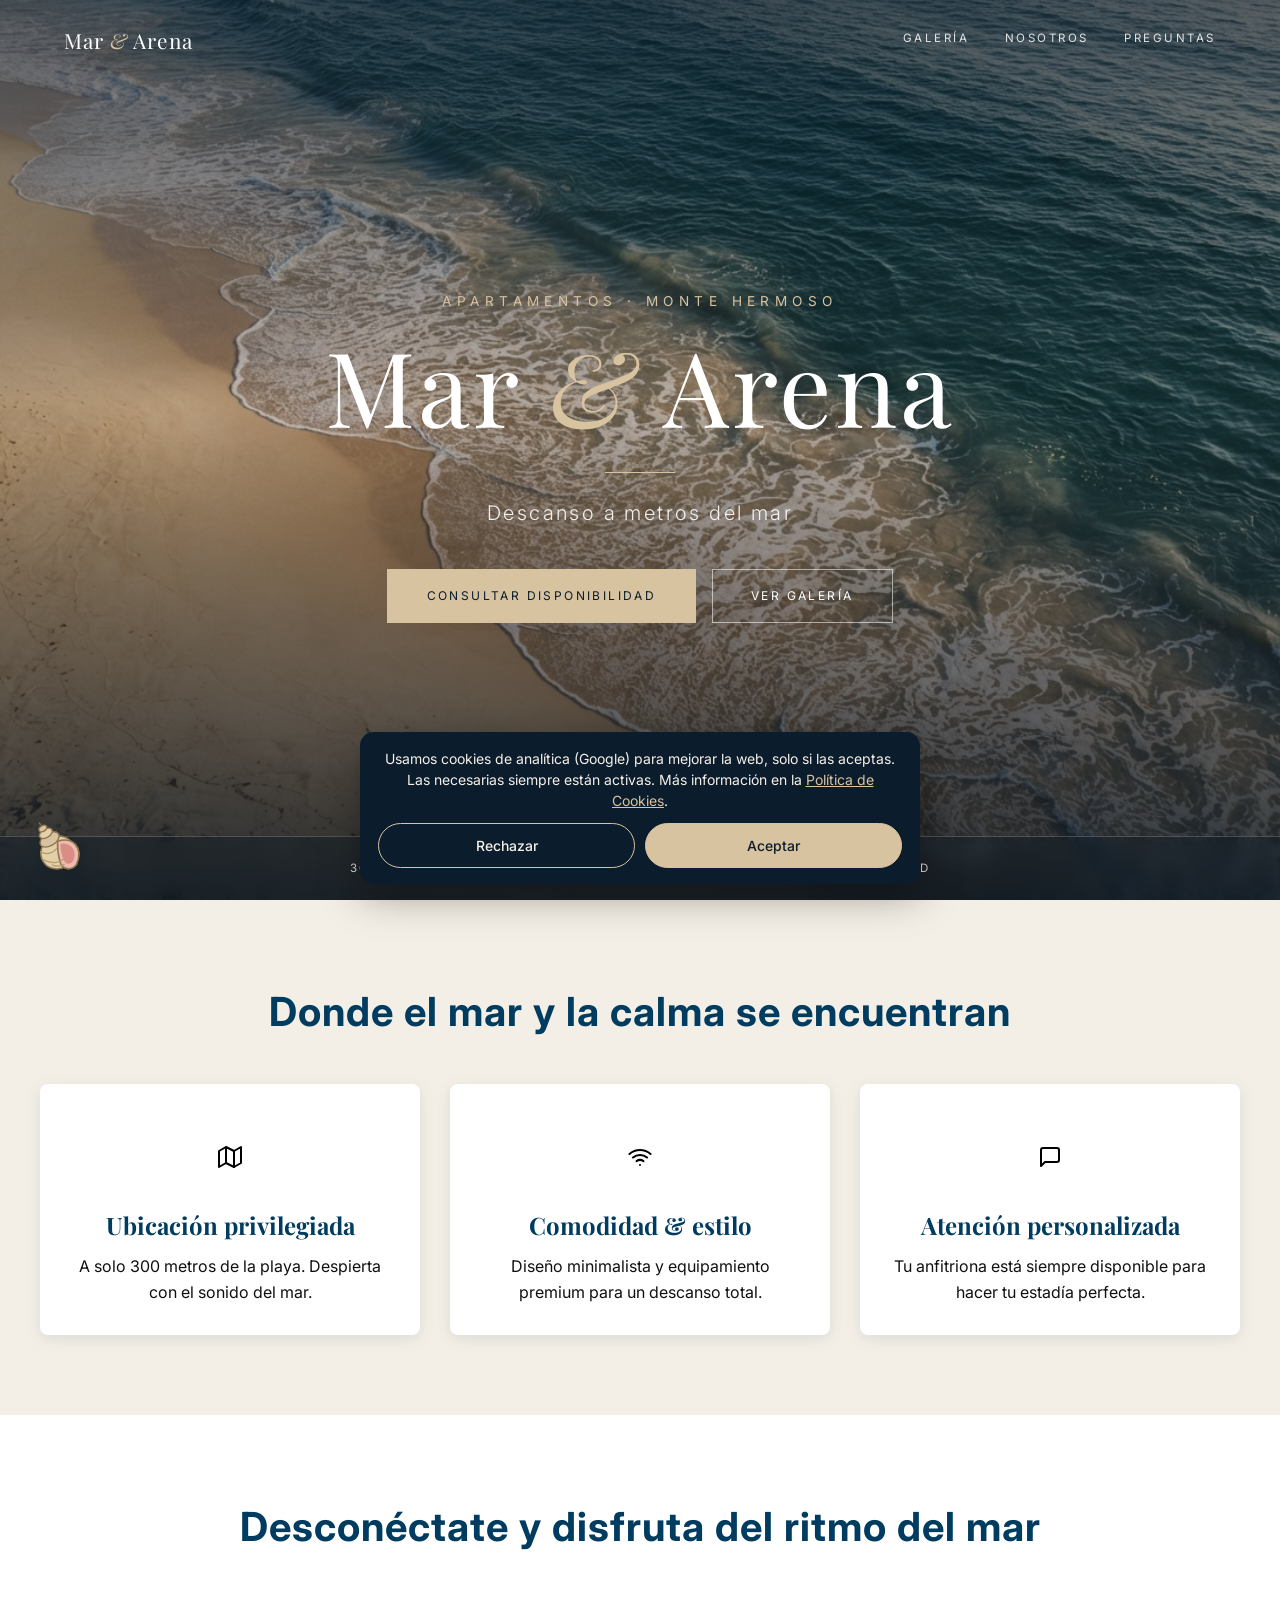
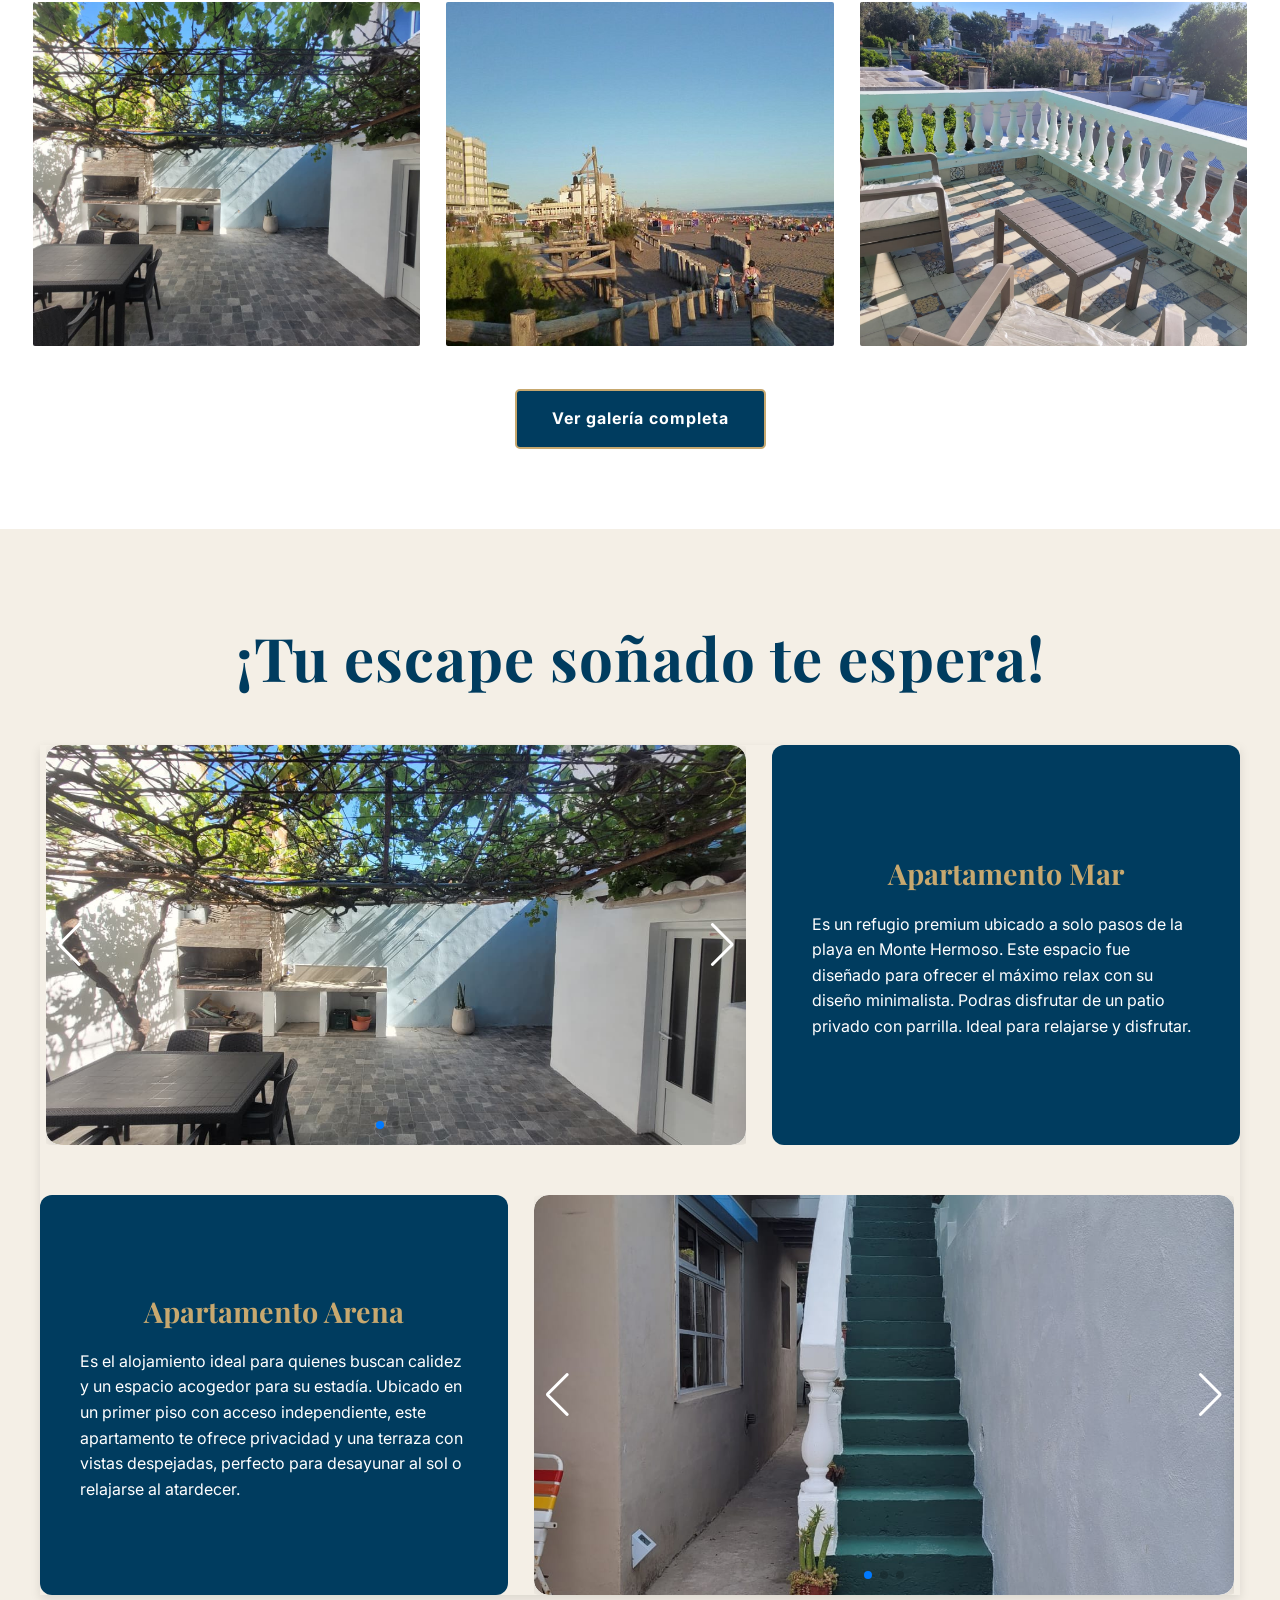
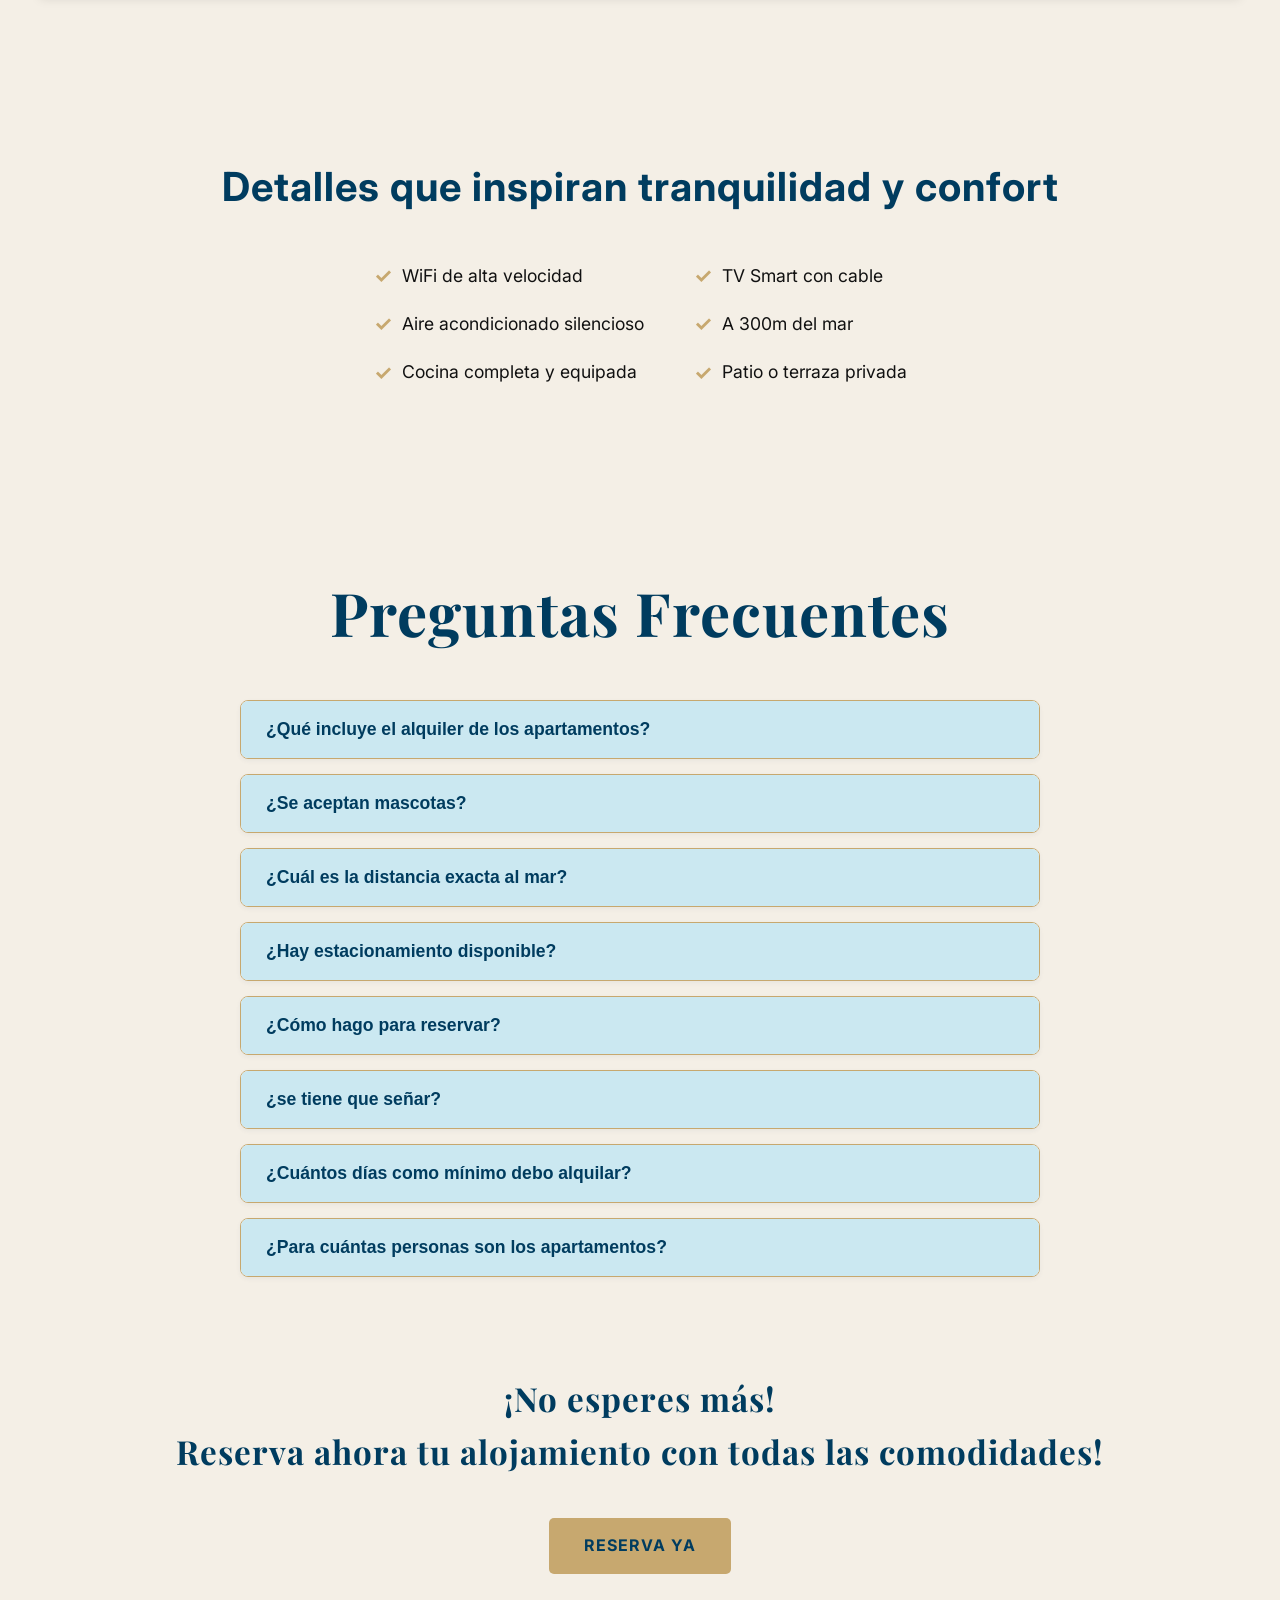
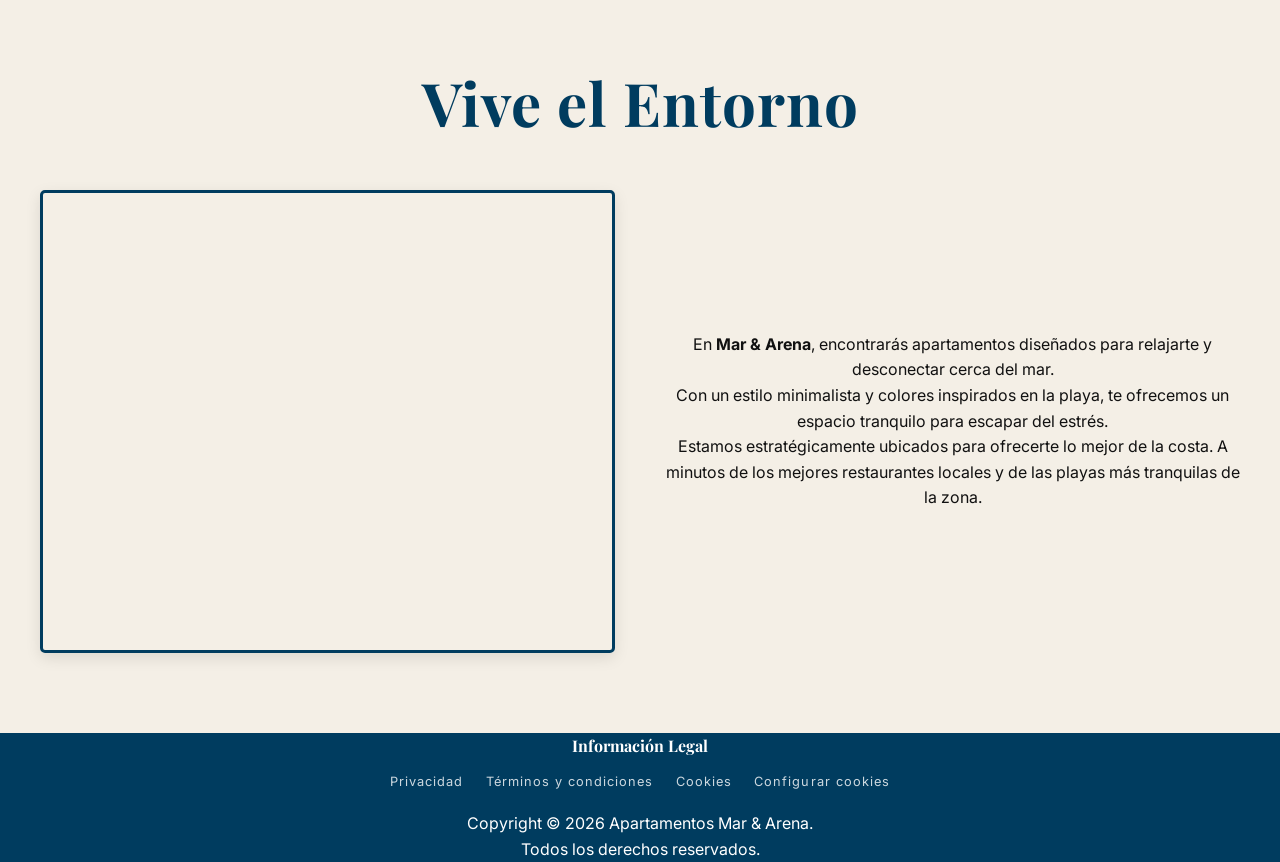
<file: index.html>
<!DOCTYPE html>
<html lang="es">
<head>
    <script>window.dataLayer=window.dataLayer||[];function gtag(){dataLayer.push(arguments)}
gtag('consent','default',{ad_storage:'denied',ad_user_data:'denied',ad_personalization:'denied',analytics_storage:'denied',wait_for_update:500});</script>
    <!-- Google Tag Manager -->
<script>(function(w,d,s,l,i){w[l]=w[l]||[];w[l].push({'gtm.start':
new Date().getTime(),event:'gtm.js'});var f=d.getElementsByTagName(s)[0],
j=d.createElement(s),dl=l!='dataLayer'?'&l='+l:'';j.async=true;j.src=
'https://www.googletagmanager.com/gtm.js?id='+i+dl;f.parentNode.insertBefore(j,f);
})(window,document,'script','dataLayer','GTM-WZ92KR59');</script>

<!-- End Google Tag Manager -->
    <meta charset="UTF-8">
    <meta name="viewport" content="width=device-width, initial-scale=1.0">
    <meta property="og:title" content="Apartamentos Mar & Arena | Vacaciones en la Costa Monte Hermoso">
    <meta name="robots" content="index, follow">
    <meta property="og:image" content="https://mar-y-arena.com/assets/img/genericas/rambla_playa.jpg">
      <meta property="og:url" content="https://mar-y-arena.com/">
       <link rel="icon" href="/assets/img/genericas/icons/logo.png" type="image/png">
  <meta property="og:type" content="website">
    <meta name="description" content="Descubre los mejores apartamentos en la costa de Monte Hermoso. Apartamentos Mar & Arena ofrece departamentos cómodos, cerca de la playa, con todas las comodidades para tus vacaciones. ¡Reserva ahora!">
    <title>Apartamentos Mar & Arena | Departamentos en la Costa para vacaciones</title>
    <!-- Google tag (gtag.js) -->
<script async src="https://www.googletagmanager.com/gtag/js?id=G-K80JW1GKJR"></script>
<script>
  window.dataLayer = window.dataLayer || [];
  function gtag(){dataLayer.push(arguments);}
  gtag('js', new Date());

  gtag('config', 'G-K80JW1GKJR');
</script>
    <link rel="stylesheet" href="/assets/css/style.css?v=555">
    <link rel="preconnect" href="https://fonts.googleapis.com">
    <link rel="preconnect" href="https://fonts.gstatic.com" crossorigin>
    <link href="https://fonts.googleapis.com/css2?family=Playfair+Display:ital,wght@0,400..900;1,400..900&family=Inter:wght@100..900&display=swap" rel="stylesheet">
    <link href="https://unpkg.com/aos@2.3.1/dist/aos.css" rel="stylesheet" integrity="sha384-/rJKQnzOkEo+daG0jMjU1IwwY9unxt1NBw3Ef2fmOJ3PW/TfAg2KXVoWwMZQZtw9" crossorigin="anonymous">
</head>
<body>
<!-- Google Tag Manager (noscript) -->
<noscript><iframe src="https://www.googletagmanager.com/ns.html?id=GTM-WZ92KR59"
height="0" width="0" style="display:none;visibility:hidden"></iframe></noscript>
<!-- End Google Tag Manager (noscript) -->
   <!--<a href="https://wa.me/+5492914048082?text=Hola!Quisiera%20saber%20la%20disponibilidad%20de%20los%20departamentos%20Mar%20y%20Arena%2C%20muchas%20gracias" class="whatsapp-float" target="_blank" aria-label="Chatea con nosotros por WhatsApp">
        <img src="/assets/img/genericas/icons/whatsapp.png" alt="Chatea con nosotros por WhatsApp">
    </a>  --> 
    <!--<header class="hero-section" id="home">
        <nav class="top-nav">
            <div class="nav-links">
               
                <a href="/pages/fotos.html">Galería</a>
                <a href="#about">Nosotros</a>
                <a href="#Preguntas">Preguntas</a>
            </div>
        </nav>
        <div class="hero-content" data-aos="zoom-in" data-aos-duration="1200">
            <h1 class="serif">APARTAMENTOS MAR & ARENA</h1>
            <p class="serif subtitle">Descanso a metros del mar</p>
            <a href="https://wa.me/+5492914048082?text=Hola!Quisiera%20saber%20la%20disponibilidad%20de%20los%20departamentos%20Mar%20y%20Arena%2C%20muchas%20gracias" class="cta-button" target="_blank">Ver Disponibilidad</a>
        </div>
    </header>-->
    <header class="hero">
    <nav class="hero-nav">
        <a href="/index.html" class="hero-logo">Mar <em>&</em> Arena</a>
        <div class="hero-links">
            <a href="/pages/fotos.html">Galería</a>
            <a href="#about">Nosotros</a>
            <a href="#Preguntas">Preguntas</a>
        </div>
    </nav>

    <div class="hero-content">
        <h1>
            <span class="hero-eyebrow">Apartamentos · Monte Hermoso</span>
            Mar <em>&</em> Arena
        </h1>
        <span class="hero-divider"></span>
        <p class="hero-sub">Descanso a metros del mar</p>

        <div class="hero-actions">
            <a class="hero-btn hero-btn--solid"
               href="https://wa.me/+5492914048082?text=Hola!Quisiera%20saber%20la%20disponibilidad%20de%20los%20departamentos%20Mar%20y%20Arena%2C%20muchas%20gracias"
               target="_blank" rel="noopener">Consultar disponibilidad</a>
            <a class="hero-btn hero-btn--ghost" href="/pages/fotos.html">Ver galería</a>
        </div>
    </div>

    <ul class="hero-facts">
        <li>300 m de la playa</li>
        <li>Para 2 personas</li>
        <li>WiFi de alta velocidad</li>
    </ul>
</header>

    <main>
        <section class="why-choose-us section-padding bg-beige">
            <h2 class="section-title">Donde el mar y la calma se encuentran</h2>
            <div class="cards-container">
                <div class="card" data-aos="fade-up" data-aos-delay="100">
                    <span class="icon"><img src="/assets/img/genericas/icons/map.svg" alt="ubicacion cerca de el mar y del centro de la ciudad"></span>
                    <h3 class="serif">Ubicación privilegiada</h3>
                    <p>A solo 300 metros de la playa. Despierta con el sonido del mar.</p>
                </div>
                <div class="card" data-aos="fade-up" data-aos-delay="200">
                    <span class="icon"><img src="/assets/img/genericas/icons/wifi.svg" alt="wifi de alta velocidad "></span>
                    <h3 class="serif">Comodidad & estilo</h3>
                    <p>Diseño minimalista y equipamiento premium para un descanso total.</p>
                </div>
                <div class="card" data-aos="fade-up" data-aos-delay="300">
                    <span class="icon"><img src="/assets/img/genericas/icons/chat.svg" alt="atencion personalizada 24 horas"></span>
                    <h3 class="serif">Atención personalizada</h3>
                    <p>Tu anfitriona está siempre disponible para hacer tu estadía perfecta.</p>
                </div>
            </div>
        </section>

        <section class="gallery-highlight section-padding bg-white">
            <h2 class="section-title">Desconéctate y disfruta del ritmo del mar</h2>
            <div class="highlight-grid">
                <div class="gallery-item" data-aos="fade-right" data-aos-delay="100"><img src="/assets/img/deptos/depto1-parrilla.jpg" alt="patio con parrilla cerca del mar"></div>
                <div class="gallery-item" data-aos="zoom-in" data-aos-delay="200"><img src="/assets/img/genericas/monte-hermoso.jpg" alt="patio con ducha y parrilla cerca del mar"></div>
                <div class="gallery-item" data-aos="fade-left" data-aos-delay="300"><img src="/assets/img/deptos/depto2-balcon.jpg" alt="balcon privada con detalles cerca de la playa"></div>
            </div>
                 <a href="/pages/fotos.html" class="cta-button secondary-button">Ver galería completa</a>
               
 
        </section>
      
        <section class="section-padding bg-sand-beige" data-aos="fade-up">
            <div class="section-title">
                        <h2 class="serif"><p>¡Tu escape soñado te espera!</p></h2>
                    </div>
            <div class="depto-grid">
                    <div class="grid-item desc-box bg-dark-blue color-white" data-aos="fade-right">
                    <h3 class="serif">Apartamento Mar</h3>
                    <p>
                   Es un refugio premium ubicado a solo pasos de la playa en Monte Hermoso. 
                    Este espacio fue diseñado para ofrecer el máximo relax con su diseño minimalista. 
                    Podras disfrutar de un patio privado con parrilla. Ideal para relajarse y disfrutar.
                </p>
                <span style="display: none;">Alquiler temporario de departamento frente al mar en Monte Hermoso, Argentina.</span>
                    </div>
                    
                    <div class="grid-item carousel-box" data-aos="fade-left"> 
                        <div class="swiper" id="swiper-mar"> 

                            <div class="swiper-wrapper">
                                    <div class="swiper-slide"><img src="/assets/img/deptos/depto1-parrilla.jpg" alt="Sala de estar minimalista cerca del mar" /></div>
                                    <div class="swiper-slide"><img src="/assets/img/deptos/depto1-baño.jpg" alt="baño restaurado y espacioso para su comodidad" /></div>
                                    <div class="swiper-slide"><img src="/assets/img/deptos/depto1-hab.jpg" alt="haitacion matrimonial con total comodidad y tranquilidad" /></div>                            
                                 </div>
                             <div class="swiper-pagination"></div>
                            <div class="swiper-button-prev"></div>
                            <div class="swiper-button-next"></div>
                               
                        </div>

                    </div>
                    <div class="grid-item desc-box bg-dark-blue color-white" data-aos="fade-left">
                        <h3 class="serif">Apartamento Arena</h3>
                        <p>Es el alojamiento ideal para quienes buscan calidez y un espacio acogedor para su estadía. 
                            Ubicado en un primer piso con acceso independiente, este apartamento te ofrece privacidad y una terraza con vistas despejadas, perfecto para desayunar al sol o relajarse al atardecer.</p>
                        </div>
                        <div class="grid-item carousel-box" data-aos="fade-right"> 
                            <div class="swiper" id="swiper-arena"> 

                                <div class="swiper-wrapper">
                                    <div class="swiper-slide"><img src="/assets/img/deptos/depto2-escaleras.jpg" alt="escaleras que llevan al departamento de tus sueños" /></div>
                                    <div class="swiper-slide"><img src="/assets/img/deptos/depto2-balcon.jpg" alt="habitacion matrimonial para mejor comodidad" /></div>
                                    <div class="swiper-slide"><img src="/assets/img/deptos/depto2-salon.jpg" alt="sala de estar con todas las tecnologias " /></div>
                                </div>
                                <div class="swiper-pagination"></div>
                                <div class="swiper-button-prev"></div>
                                <div class="swiper-button-next"></div>
                            </div>
                      </div>
                 </div>
            </div>
        </section>

        <section class="about-section section-padding bg-beige" data-aos="fade-up">
            <h2 class="section-title">Detalles que inspiran tranquilidad y confort</h2>
            <div class="checklist-container">
                <ul data-aos="fade-right" data-aos-delay="100">
                    <li><span class="check-icon">✓</span> WiFi de alta velocidad</li>
                    <li><span class="check-icon">✓</span> Aire acondicionado silencioso</li>
                    <li><span class="check-icon">✓</span> Cocina completa y equipada</li>
                </ul>
                <ul data-aos="fade-left" data-aos-delay="200">
                    <li><span class="check-icon">✓</span> TV Smart con cable</li>
                    <li><span class="check-icon">✓</span> A 300m del mar</li>
                    <li><span class="check-icon">✓</span> Patio o terraza privada</li>
                </ul>
            </div>
        </section>
        <section class="why-choose-us section-padding bg-beige" id="Preguntas" data-aos="fade-up">
             <div class="section-title"><h2 class="serif"><p>Preguntas Frecuentes</p></h2></div>
        
        <div class="faq-container">
            <div class="accordion-item">
                <button class="accordion-header" aria-expanded="false" data-target="#content1">
                    ¿Qué incluye el alquiler de los apartamentos?
                </button>
                <div id="content1" class="accordion-content">
                    <p>El alquiler incluye acceso completo al apartamento equipado,todos los servicios(luz,agua,gas),Wifi de alta velocidad y acceso a todas las comodidades detalladas en la seccion 'About''.</p>
                </div>
            </div>

            <div class="accordion-item">
                <button class="accordion-header" aria-expanded="false" data-target="#content2">
                    ¿Se aceptan mascotas?
                </button>
                <div id="content2" class="accordion-content">
                    <p>Lamentablemente, por políticas de higiene y para garantizar la calidad del mobiliario boutique, no se aceptan mascotas de ningún tamaño en los apartamentos.</p>
                </div>
            </div>

            <div class="accordion-item">
                <button class="accordion-header" aria-expanded="false" data-target="#content3">
                    ¿Cuál es la distancia exacta al mar?
                </button>
                <div id="content3" class="accordion-content">
                    <p>Estamos ubicados a solo 300 metros de la playa principal, lo que se traduce en menos de 5 minutos caminando desde la puerta del apartamento hasta la arena.</p>
                </div>
            </div>

            <div class="accordion-item">
                <button class="accordion-header" aria-expanded="false" data-target="#content4">
                    ¿Hay estacionamiento disponible?
                </button>
                <div id="content4" class="accordion-content">
                    <p>No, lamentablemente no tenemos aparcamiento.</p>
                </div>
            </div>

            <div class="accordion-item">
                <button class="accordion-header" aria-expanded="false" data-target="#content5">
                    ¿Cómo hago para reservar?
                </button>
                <div id="content5" class="accordion-content">
                    <p>Puedes verificar la disponibilidad y realizar la reserva directamente a través de nuestro botón de WhatsApp. Te responderemos inmediatamente con los pasos a seguir.</p>
                </div>
            </div>

            <div class="accordion-item">
                <button class="accordion-header" aria-expanded="false" data-target="#content6">
                    ¿se tiene que señar? 
                </button>
                <div id="content6" class="accordion-content">
                    <p>Si, para garantizar la estadia , se pide una seña del 50%. </p>
                </div>
            </div>
            <div class="accordion-item">
                <button class="accordion-header" aria-expanded="false" data-target="#content7">
                    ¿Cuántos días como mínimo debo alquilar?
                </button>
                <div id="content7" class="accordion-content">
                    <p>El alquiler mínimo es de 3 días , pero también ofrecemos opciones para alquilar por semana o quincena. </p>
                </div>
            </div>
            <div class="accordion-item">
                <button class="accordion-header" aria-expanded="false" data-target="#content8">
                    ¿Para cuántas personas son los apartamentos?
                </button>
                <div id="content8" class="accordion-content">
                    <p>Cada apartamento es para 2 personas. Por razones de comodidad, no podemos alojar a más.</p>
                </div>
            </div>

        </div>
   
        </section>
        <div class="section-title"> <h5 class="serif">
                    ¡No esperes más! <br>
                    Reserva ahora tu alojamiento con todas las comodidades!
         </h5></div>
        <div>           
             <a href="https://wa.me/+5492914048082?text=Hola!Quisiera Reservar%20en%20los%20departamentos%20Mar%20y%20Arena%2C%20muchas%20gracias" class="cta-button" target="_blank">RESERVA YA</a>
            </div>
        <section class="about-section section-padding bg-beige" id="about" data-aos="fade-up">
            <div class="section-title"><h2 class="serif"><p>Vive el Entorno</p></h2></div>
            <div class="content-2-col reverse-col">
                <div class="image-box" style="border-radius: 5px; border: 3px solid var(--dark-blue); overflow: hidden;" data-aos="zoom-in" data-aos-delay="200">
                    <iframe src="https://www.google.com/maps/embed?pb=!1m18!1m12!1m3!1d3101.300708048085!2d-61.30301302481302!3d-38.98563287170536!2m3!1f0!2f0!3f0!3m2!1i1024!2i768!4f13.1!3m3!1m2!1s0x958d5299cd0a7abb%3A0x81db609d15b4f7b8!2sChaco%20329%2C%20B8153%20AFG%2C%20Provincia%20de%20Buenos%20Aires%2C%20Argentina!5e0!3m2!1ses-419!2ses!4v1765486321025!5m2!1ses-419!2ses" width="600" height="450" style="border:0;" allowfullscreen="" loading="lazy" referrerpolicy="no-referrer-when-downgrade"></iframe>                </div>
                <div data-aos="fade-right" data-aos-delay="100">
                     <p>En <strong>Mar & Arena</strong>, encontrarás apartamentos diseñados para relajarte y desconectar cerca del mar.</p>
                    <p>Con un estilo minimalista y colores inspirados en la playa, te ofrecemos un espacio tranquilo para escapar del estrés.</p>
                    <p>Estamos estratégicamente ubicados para ofrecerte lo mejor de la costa. A minutos de los mejores restaurantes locales y de las playas más tranquilas de la zona.</p>
               
                   
                </div>
            </div>
             </section>
           
    </main>
    
   
<footer class="main-footer bg-dark-blue">
    <div class="footer-content centered-copyright">
        <div class="footer-section">
            <h4 class="serif">Información Legal</h4>
            <nav class="footer-legal" aria-label="Información legal">
                <a href="/pages/privacidad.html">Privacidad</a>
                <a href="/pages/terminos.html">Términos y condiciones</a>
                <a href="/pages/cookies.html">Cookies</a>
                <a href="#" class="open-cookies">Configurar cookies</a>
            </nav>
            <p>Copyright &copy; 2026 Apartamentos Mar &amp; Arena.</p>
            <p>Todos los derechos reservados.</p>
        </div>
    </div>
</footer>
    <link rel="stylesheet" href="https://cdn.jsdelivr.net/npm/swiper@9.4.1/swiper-bundle.min.css" integrity="sha384-tOPXDsn4moKzmRcYpDt8mOcJWxzy89N8dK0oEkxTx90DZYjDdznDQ4IEiH1pcZH5" crossorigin="anonymous"/>
    <script src="https://cdn.jsdelivr.net/npm/swiper@9.4.1/swiper-bundle.min.js" integrity="sha384-hPkhOzAEx2ZcJuDkANAhjXmtEnqjkADleTxUbwTTJLmwmhV2F4/u6BOcnVL3xxqs" crossorigin="anonymous" defer></script>
    <script src="https://unpkg.com/aos@2.3.1/dist/aos.js" integrity="sha384-wziAfh6b/qT+3LrqebF9WeK4+J5sehS6FA10J1t3a866kJ/fvU5UwofWnQyzLtwu" crossorigin="anonymous" defer></script>
    <script src="/assets/js/main.js" defer></script>
    <script src="/assets/js/chatbot.js?v=10" defer></script>
    <script src="/assets/js/cookies.js" defer></script>
</body>
</html>
</file>
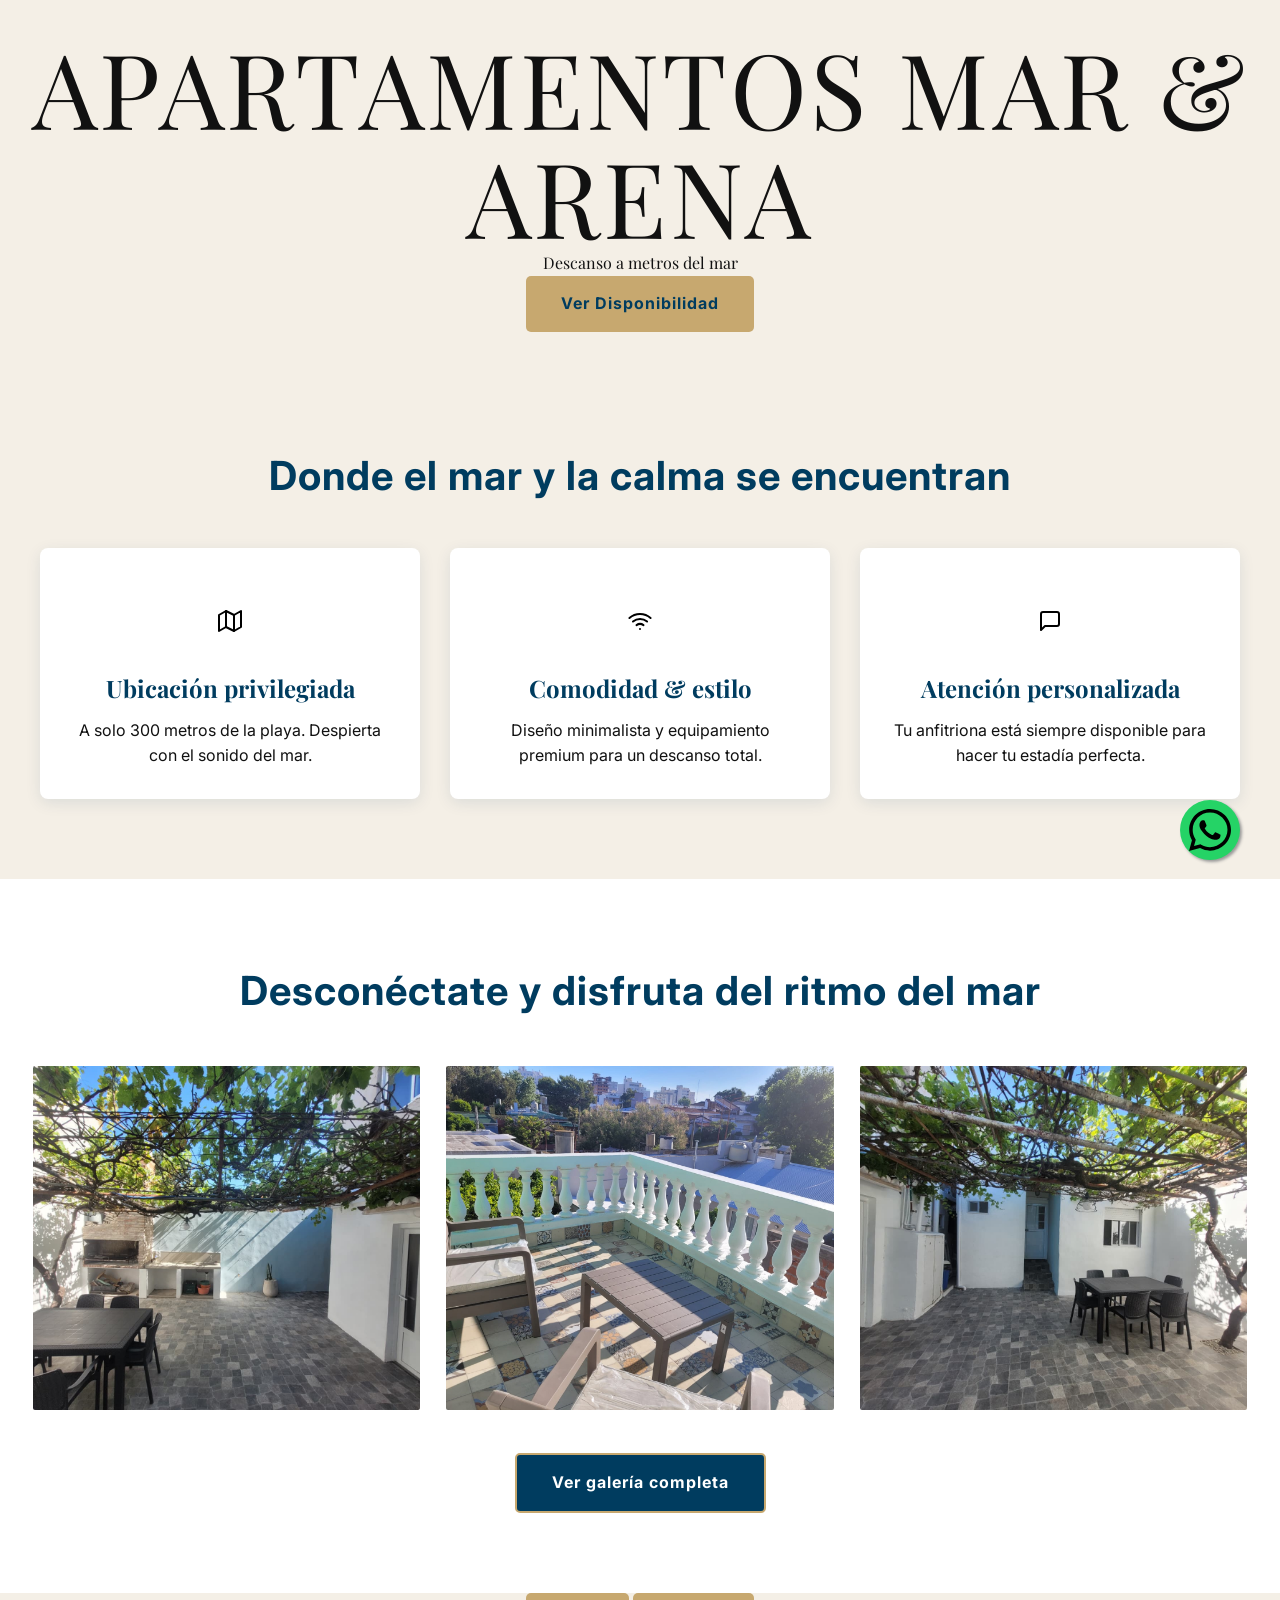
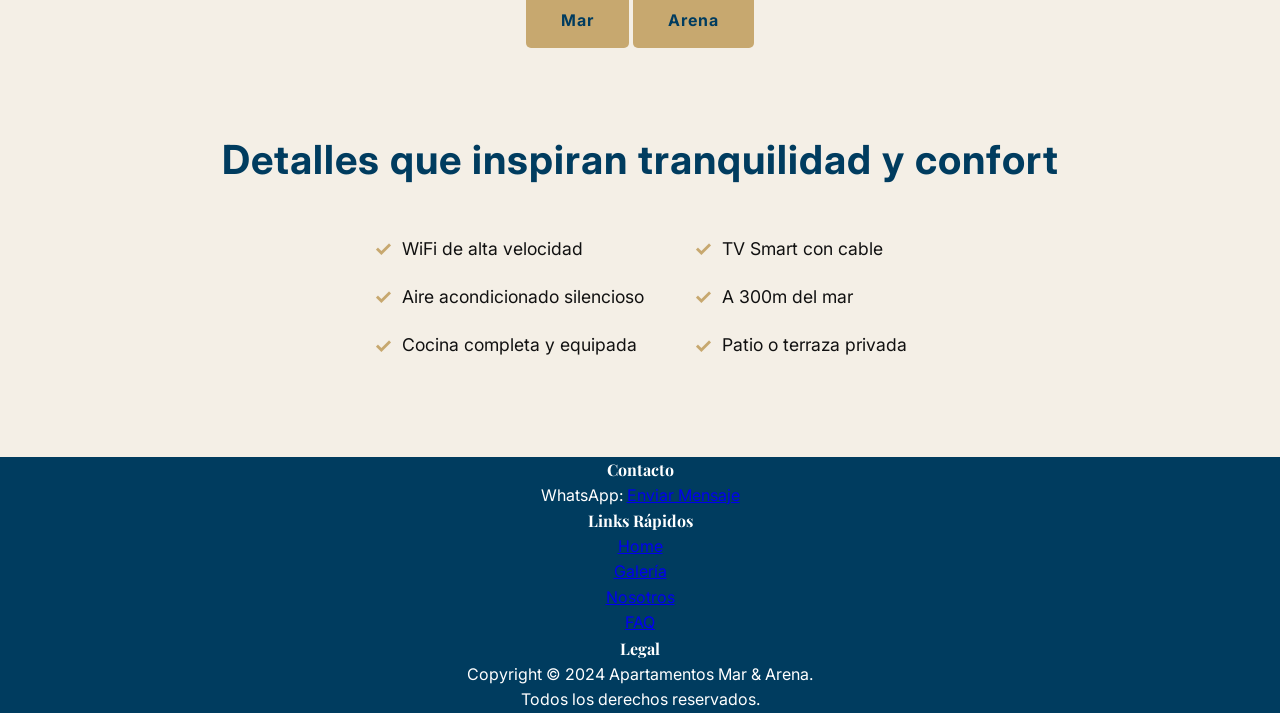
<file: pages/index.html>
<!DOCTYPE html>
<html lang="es">
<head>
    <meta charset="UTF-8">
    <meta name="viewport" content="width=device-width, initial-scale=1.0">
    <meta property="og:title" content="Apartamentos Mar & Arena | Vacaciones en la Costa Monte Hermoso">
    <meta name="robots" content="index, follow">
    <meta property="og:image" content="https://mar-y-arena.com/assets/img/genericas/rambla_playa.jpg">
      <meta property="og:url" content="https://mar-y-arena.com/">
  <meta property="og:type" content="website">
    <meta name="description" content="Descubre los mejores apartamentos en la costa de Monte Hermoso. Apartamentos Mar & Arena ofrece departamentos cómodos, cerca de la playa, con todas las comodidades para tus vacaciones. ¡Reserva ahora!">
    <title>Apartamentos Mar & Arena | Departamentos en la Costa para vacaciones</title>
    <link rel="stylesheet" href="/assets/css/style.css">
    <link rel="preconnect" href="https://fonts.googleapis.com">
    <link rel="preconnect" href="https://fonts.gstatic.com" crossorigin>
    <link href="https://fonts.googleapis.com/css2?family=Playfair+Display:ital,wght@0,400..900;1,400..900&family=Inter:wght@100..900&display=swap" rel="stylesheet">
</head>
<body>

    <a href="https://wa.me/+5494048082" class="whatsapp-float" target="_blank" aria-label="Chatea con nosotros por WhatsApp">
    <svg xmlns="http://www.w3.org/2000/svg" viewBox="0 0 640 640"><!--!Font Awesome Free v7.1.0 by @fontawesome - https://fontawesome.com License - https://fontawesome.com/license/free Copyright 2025 Fonticons, Inc.--><path d="M476.9 161.1C435 119.1 379.2 96 319.9 96C197.5 96 97.9 195.6 97.9 318C97.9 357.1 108.1 395.3 127.5 429L96 544L213.7 513.1C246.1 530.8 282.6 540.1 319.8 540.1L319.9 540.1C442.2 540.1 544 440.5 544 318.1C544 258.8 518.8 203.1 476.9 161.1zM319.9 502.7C286.7 502.7 254.2 493.8 225.9 477L219.2 473L149.4 491.3L168 423.2L163.6 416.2C145.1 386.8 135.4 352.9 135.4 318C135.4 216.3 218.2 133.5 320 133.5C369.3 133.5 415.6 152.7 450.4 187.6C485.2 222.5 506.6 268.8 506.5 318.1C506.5 419.9 421.6 502.7 319.9 502.7zM421.1 364.5C415.6 361.7 388.3 348.3 383.2 346.5C378.1 344.6 374.4 343.7 370.7 349.3C367 354.9 356.4 367.3 353.1 371.1C349.9 374.8 346.6 375.3 341.1 372.5C308.5 356.2 287.1 343.4 265.6 306.5C259.9 296.7 271.3 297.4 281.9 276.2C283.7 272.5 282.8 269.3 281.4 266.5C280 263.7 268.9 236.4 264.3 225.3C259.8 214.5 255.2 216 251.8 215.8C248.6 215.6 244.9 215.6 241.2 215.6C237.5 215.6 231.5 217 226.4 222.5C221.3 228.1 207 241.5 207 268.8C207 296.1 226.9 322.5 229.6 326.2C232.4 329.9 268.7 385.9 324.4 410C359.6 425.2 373.4 426.5 391 423.9C401.7 422.3 423.8 410.5 428.4 397.5C433 384.5 433 373.4 431.6 371.1C430.3 368.6 426.6 367.2 421.1 364.5z"/></svg>    </a>
    
    <header class="hero-section" id="home">
        <div class="hero-content">
            <h1 class="serif">APARTAMENTOS MAR & ARENA</h1>
            <p class="serif subtitle">Descanso a metros del mar</p>
            <a href="https://wa.me/+5494048082" class="cta-button" target="_blank">Ver Disponibilidad</a>
        </div>
    </header>

    <main>
        <section class="why-choose-us section-padding bg-beige">
            <h2 class="section-title">Donde el mar y la calma se encuentran</h2>
            <div class="cards-container">
                <div class="card">
                    <span class="icon"><img src="/assets/img/genericas/icons/map.svg" alt="ubicacion cerca de el mar y del centro de la ciudad"></span>
                    <h3 class="serif">Ubicación privilegiada</h3>
                    <p>A solo 300 metros de la playa. Despierta con el sonido del mar.</p>
                </div>
                <div class="card">
                    <span class="icon"><img src="/assets/img/genericas/icons/wifi.svg" alt="wifi de alta velocidad "></span>
                    <h3 class="serif">Comodidad & estilo</h3>
                    <p>Diseño minimalista y equipamiento premium para un descanso total.</p>
                </div>
                <div class="card">
                    <span class="icon"><img src="/assets/img/genericas/icons/chat.svg" alt="atencion personalizada 24 horas"></span>
                    <h3 class="serif">Atención personalizada</h3>
                    <p>Tu anfitriona está siempre disponible para hacer tu estadía perfecta.</p>
                </div>
            </div>
        </section>

        <section class="gallery-highlight section-padding bg-white">
            <h2 class="section-title">Desconéctate y disfruta del ritmo del mar</h2>
            <div class="highlight-grid">
                <div class="gallery-item"><img src="/assets/img/deptos/depto1-parrilla.jpg" alt="patio con parrilla cerca del mar"></div>
                <div class="gallery-item"><img src="/assets/img/deptos/depto2-balcon.jpg" alt="balcon privada con detalles cerca de la playa"></div>
                <div class="gallery-item"><img src="/assets/img/deptos/depto1-patio.jpg" alt="patio con ducha y parrilla cerca del mar"></div>
            </div>
                 <a href="fotos.html" class="cta-button secondary-button">Ver galería completa</a>
 
        </section>
          <div class="depto1-2">
                <a href="depto1.html" class="cta-button"> Mar</a>
                <a href="depto2.html" class="cta-button"> Arena</a>
                 </div>
           
        
        <section class="features section-padding bg-beige">
            <h2 class="section-title">Detalles que inspiran tranquilidad y confort</h2>
            <div class="checklist-container">
                <ul>
                    <li><span class="check-icon">✓</span> WiFi de alta velocidad</li>
                    <li><span class="check-icon">✓</span> Aire acondicionado silencioso</li>
                    <li><span class="check-icon">✓</span> Cocina completa y equipada</li>
                </ul>
                <ul>
                    <li><span class="check-icon">✓</span> TV Smart con cable</li>
                    <li><span class="check-icon">✓</span> A 300m del mar</li>
                    <li><span class="check-icon">✓</span> Patio o terraza privada</li>
                </ul>
            </div>
        </section>
    </main>

    <footer class="main-footer bg-dark-blue">
        <div class="footer-content">
            <div class="footer-section">
                <h4 class="serif">Contacto</h4>
                <p>WhatsApp: <a href="https://wa.me/+5492914048082">Enviar Mensaje</a></p>
            </div>
            <div class="footer-section">
                <h4 class="serif">Links Rápidos</h4>
                <ul>
                    <li><a href="index.html">Home</a></li>
                    <li><a href="fotos.html">Galería</a></li>
                    <li><a href="about.html">Nosotros</a></li>
                    <li><a href="faq.html">FAQ</a></li>
                </ul>
            </div>
            <div class="footer-section">
                <h4 class="serif">Legal</h4>
                <p>Copyright &copy; 2024 Apartamentos Mar & Arena.</p>
                <p>Todos los derechos reservados.</p>
            </div>
        </div>
    </footer>

    <script src="/assets/js/main.js"></script>
</body>
</html>
</file>
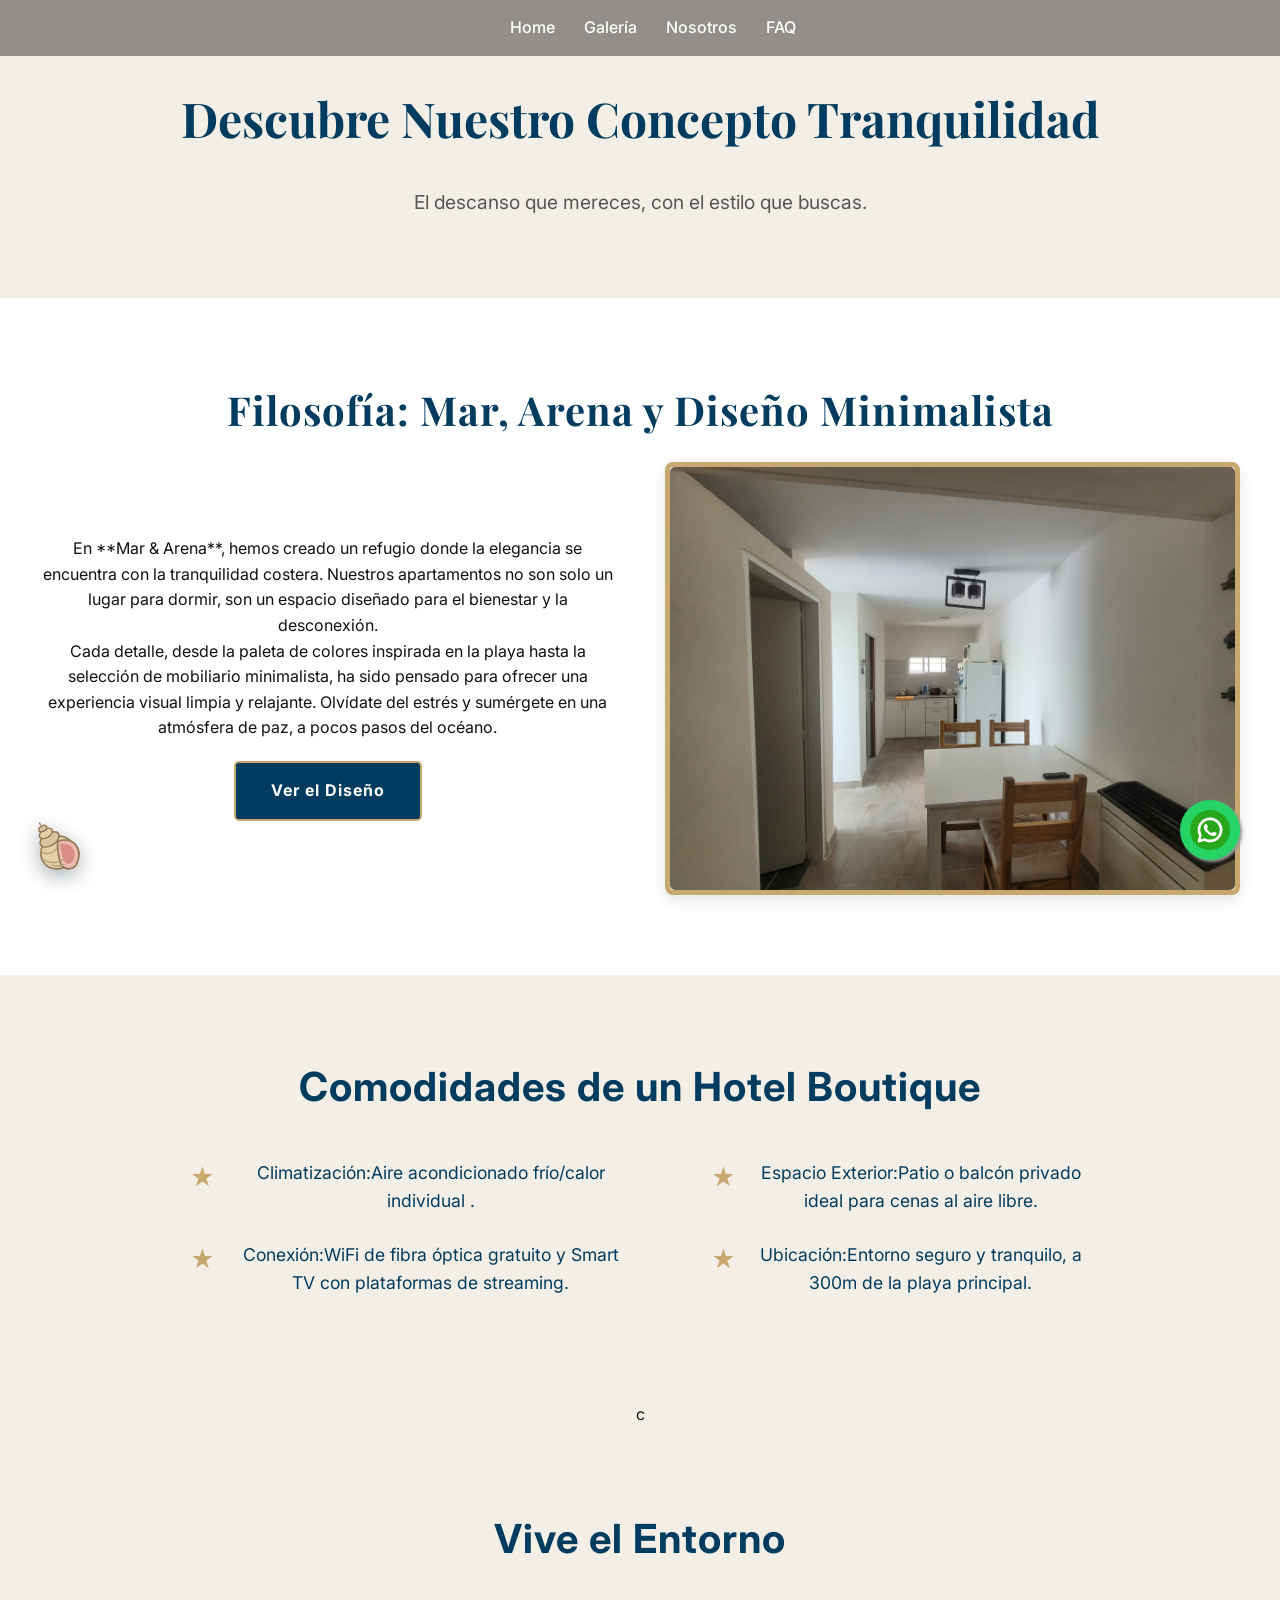
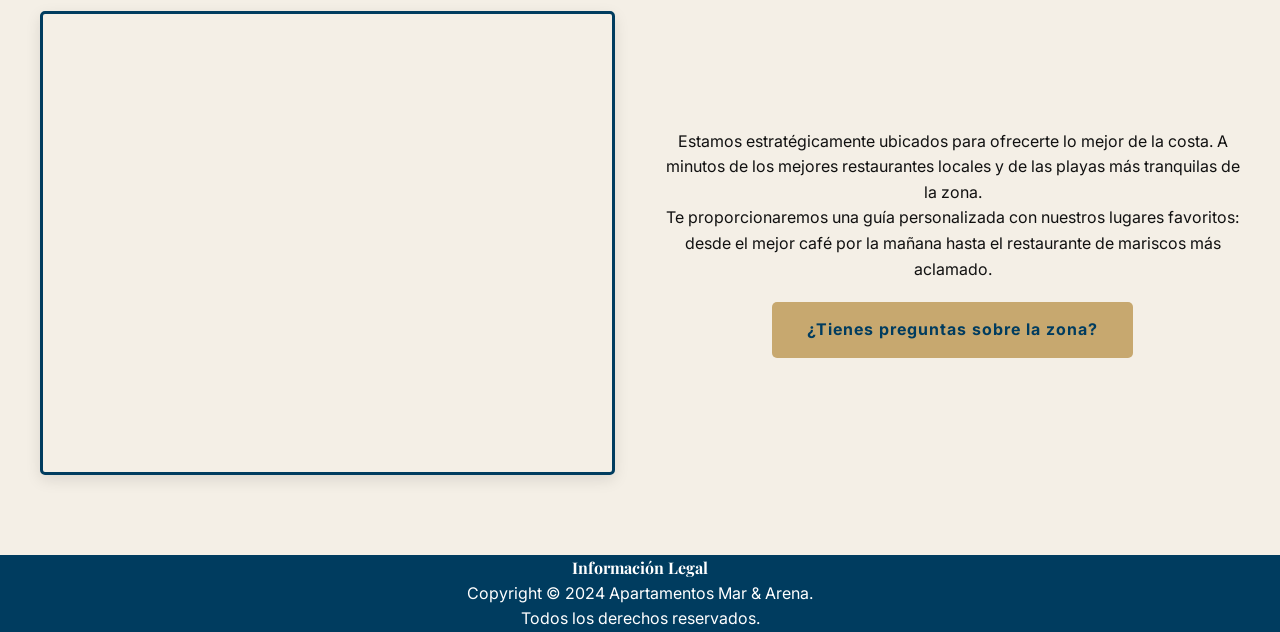
<file: pages/about.html>
<!DOCTYPE html>
<html lang="es">
<head>
    <head>
    <meta charset="UTF-8">
    <meta name="viewport" content="width=device-width, initial-scale=1.0">
    <meta name="description" content="Alquila departamentos cómodos y totalmente equipados en Monte Hermoso, a solo 300 metros de la playa. Mar & Arena ofrece el descanso perfecto para tus vacaciones en la costa. ¡Reserva tu estadía!">
    <meta name="keywords" content="alquiler monte hermoso, departamentos en monte hermoso, mar y arena, vacaciones monte hermoso, alojamientos cerca de la playa, apartamentos costa atlántica">
    <meta name="robots" content="index, follow">
    <meta property="og:title" content="Apartamentos Mar & Arena | Vacaciones en la Costa Monte Hermoso">
    <meta property="og:description" content="Alquila departamentos cómodos y totalmente equipados en Monte Hermoso, a solo 300 metros de la playa. Mar & Arena ofrece el descanso perfecto para tus vacaciones en la costa. ¡Reserva tu estadía!">
    <meta property="og:url" content="https://mar-y-arena.com/">
    <meta property="og:image" content="https://mar-y-arena.com/assets/img/genericas/rambla_playa.jpg">
    <meta property="og:type" content="website">
    <meta property="og:locale" content="es_AR"> <meta name="twitter:card" content="summary_large_image"> 
    <link rel="icon" href="/favicon.ico" type="image/x-icon"> 
    <link rel="stylesheet" href="/assets/css/style.css?v=6">
    <link rel="preconnect" href="https://fonts.googleapis.com">
    <link rel="preconnect" href="https://fonts.gstatic.com" crossorigin>
    <link href="https://fonts.googleapis.com/css2?family=Playfair+Display:ital,wght@0,400..900;1,400..900&family=Inter:wght@100..900&display=swap" rel="stylesheet">
    <title>Acerca de Nosotros | Apartamentos Mar & Arena</title>
</head>
<body>

    <a href="https://wa.me/+5492914048082?text=Hola!Quisiera%20saber%20la%20disponibilidad%20de%20los%20departamentos%20Mar%20y%20Arena%2C%20muchas%20gracias" class="whatsapp-float" target="_blank" aria-label="Chatea con nosotros por WhatsApp">
        <img src="/assets/img/genericas/icons/whatsapp.png" alt="Chatea con nosotros por WhatsApp">
    </a>
    
      <header class="simple-page-header bg-dark-blue">
            <nav class="top-nav subpage-nav">
                <div class="nav-links">
                    <a href="/index.html">Home</a> 
                    <a href="/pages/fotos.html">Galería</a>
                    <a href="/pages/about.html">Nosotros</a>
                    <a href="/pages/faq.html">FAQ</a>
                </div>
            </nav>
    </header>
    
    <main class="page-content bg-beige">
        <header class="section-padding" style="text-align: center;">
            <h1 class="page-title serif color-dark-blue">Descubre Nuestro Concepto Tranquilidad</h1>
            <p style="font-size: 1.2rem; color: #555;">El descanso que mereces, con el estilo que buscas.</p>
        </header>

        <section class="about-section section-padding bg-white">
            <h2 class="section-title serif" style="margin-bottom: 20px;">Filosofía: Mar, Arena y Diseño Minimalista</h2>
            <div class="content-2-col">
                <div>
                    <p>En **Mar & Arena**, hemos creado un refugio donde la elegancia se encuentra con la tranquilidad costera. Nuestros apartamentos no son solo un lugar para dormir, son un espacio diseñado para el bienestar y la desconexión.</p>
                    <p>Cada detalle, desde la paleta de colores inspirada en la playa hasta la selección de mobiliario minimalista, ha sido pensado para ofrecer una experiencia visual limpia y relajante. Olvídate del estrés y sumérgete en una atmósfera de paz, a pocos pasos del océano.</p>
                    <a href="fotos.html" class="cta-button secondary-button" style="margin-top: 20px;">Ver el Diseño</a>
                </div>
                <div class="image-box gold-border">
                    <img src="/assets/img/deptos/depto1-salon.jpg" alt="Interior minimalista de un apartamento enla playa" style="width:100%; height: auto; display: block; border-radius: 5px;">
                </div>
            </div>
        </section>

        <section class="about-section section-padding bg-beige">
            <h2 class="section-title">Comodidades de un Hotel Boutique</h2>
            <div class="comodidades-list">
                <ul>
                    <li><span class="check-icon" style="color: var(--soft-gold);">★</span> Climatización:Aire acondicionado frío/calor individual .</li>
                    <li><span class="check-icon" style="color: var(--soft-gold);">★</span> Conexión:WiFi de fibra óptica gratuito y Smart TV con plataformas de streaming.</li>
                </ul>
                <ul>
                    <li><span class="check-icon" style="color: var(--soft-gold);">★</span> Espacio Exterior:Patio o balcón privado ideal para cenas al aire libre.</li>
                    <li><span class="check-icon" style="color: var(--soft-gold);">★</span> Ubicación:Entorno seguro y tranquilo, a 300m de la playa principal.</li>
                </ul>
            </div>
        </section>

       c

        <section class="about-section section-padding bg-beige">
            <h2 class="section-title">Vive el Entorno</h2>
            <div class="content-2-col reverse-col">
                <div class="image-box" style="border-radius: 5px; border: 3px solid var(--dark-blue); overflow: hidden;">
                    <iframe src="https://www.google.com/maps/embed?pb=!1m18!1m12!1m3!1d3101.300708048085!2d-61.30301302481302!3d-38.98563287170536!2m3!1f0!2f0!3f0!3m2!1i1024!2i768!4f13.1!3m3!1m2!1s0x958d5299cd0a7abb%3A0x81db609d15b4f7b8!2sChaco%20329%2C%20B8153%20AFG%2C%20Provincia%20de%20Buenos%20Aires%2C%20Argentina!5e0!3m2!1ses-419!2ses!4v1765486321025!5m2!1ses-419!2ses" width="600" height="450" style="border:0;" allowfullscreen="" loading="lazy" referrerpolicy="no-referrer-when-downgrade"></iframe>                </div>
                <div>
                    <p>Estamos estratégicamente ubicados para ofrecerte lo mejor de la costa. A minutos de los mejores restaurantes locales y de las playas más tranquilas de la zona.</p>
                    <p>Te proporcionaremos una guía personalizada con nuestros lugares favoritos: desde el mejor café por la mañana hasta el restaurante de mariscos más aclamado.</p>
                    <a href="faq.html" class="cta-button" style="margin-top: 20px;">¿Tienes preguntas sobre la zona?</a>
                </div>
            </div>
        </section>

    </main>

    <footer class="main-footer bg-dark-blue">
        <div class="footer-content centered-copyright">
            <div class="footer-section">
                <h4 class="serif">Información Legal</h4>
                <p>Copyright &copy; 2024 Apartamentos Mar & Arena.</p>
                <p>Todos los derechos reservados.</p>
            </div>
        </div>
    </footer>

    <script src="/assets/js/chatbot.js?v=10" defer></script>
</body>
</html>
</file>
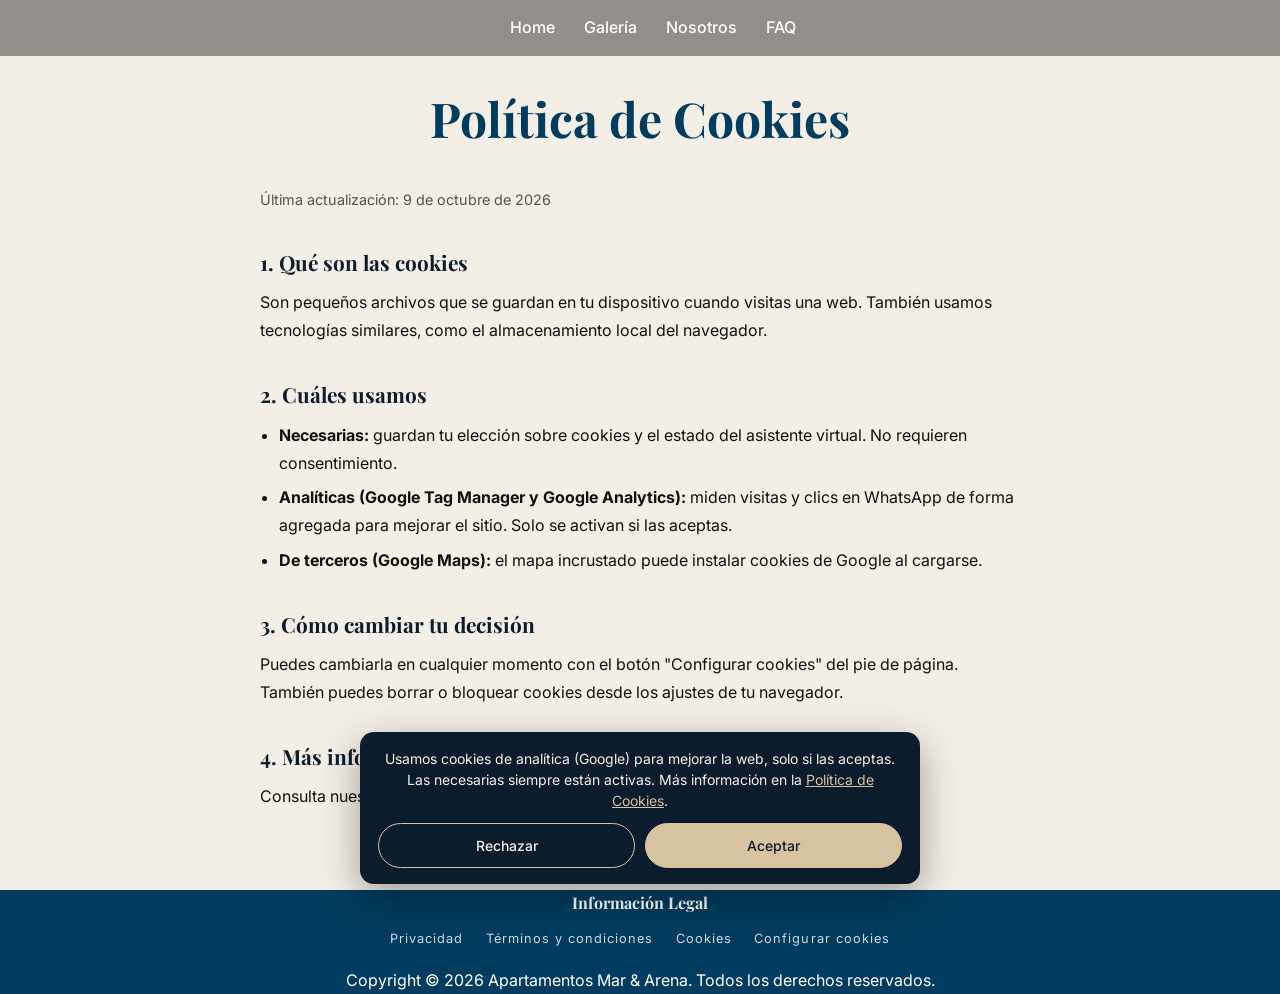
<file: pages/cookies.html>
<!DOCTYPE html>
<html lang="es">
<head>
<meta charset="UTF-8">
<meta name="viewport" content="width=device-width, initial-scale=1.0">
<meta name="robots" content="index, follow">
<title>Política de Cookies | Apartamentos Mar &amp; Arena</title>
<link rel="icon" href="/favicon.ico" type="image/x-icon">
<link rel="stylesheet" href="/assets/css/style.css?v=3">
<link href="https://fonts.googleapis.com/css2?family=Playfair+Display:ital,wght@0,400..900;1,400..900&family=Inter:wght@100..900&display=swap" rel="stylesheet">
<style>.legal{max-width:760px;margin:0 auto;line-height:1.75;text-align:left}.legal h2{font-family:'Playfair Display',serif;font-size:1.3rem;margin:2rem 0 .5rem;color:#0b1c2c}.legal ul{padding-left:1.2rem}.legal li{margin:.4rem 0}.legal mark{background:#fff3b0;padding:0 3px}.legal .upd{opacity:.7;font-size:.9rem}</style>
</head>
<body>
<header class="simple-page-header bg-dark-blue"><nav class="top-nav subpage-nav"><div class="nav-links">
<a href="/index.html">Home</a> <a href="/pages/fotos.html">Galería</a> <a href="/pages/about.html">Nosotros</a> <a href="/pages/faq.html">FAQ</a>
</div></nav></header>
<main class="page-content section-padding bg-beige">
<h1 class="page-title serif color-dark-blue">Política de Cookies</h1>
<div class="legal">
<p class="upd">Última actualización: 9 de octubre de 2026</p>
<h2>1. Qué son las cookies</h2>
<p>Son pequeños archivos que se guardan en tu dispositivo cuando visitas una web. También usamos tecnologías similares, como el almacenamiento local del navegador.</p>
<h2>2. Cuáles usamos</h2>
<ul>
<li><strong>Necesarias:</strong> guardan tu elección sobre cookies y el estado del asistente virtual. No requieren consentimiento.</li>
<li><strong>Analíticas (Google Tag Manager y Google Analytics):</strong> miden visitas y clics en WhatsApp de forma agregada para mejorar el sitio. Solo se activan si las aceptas.</li>
<li><strong>De terceros (Google Maps):</strong> el mapa incrustado puede instalar cookies de Google al cargarse.</li>
</ul>
<h2>3. Cómo cambiar tu decisión</h2>
<p>Puedes cambiarla en cualquier momento con el botón "Configurar cookies" del pie de página. También puedes borrar o bloquear cookies desde los ajustes de tu navegador.</p>
<h2>4. Más información</h2>
<p>Consulta nuestra <a href="/pages/privacidad.html">Política de Privacidad</a>.</p>
</div>
</main>
<footer class="main-footer bg-dark-blue"><div class="footer-content centered-copyright"><div class="footer-section">
<h4 class="serif">Información Legal</h4>
<nav class="footer-legal" aria-label="Información legal">
    <a href="/pages/privacidad.html">Privacidad</a>
    <a href="/pages/terminos.html">Términos y condiciones</a>
    <a href="/pages/cookies.html">Cookies</a>
    <a href="#" class="open-cookies">Configurar cookies</a>
</nav><p>Copyright &copy; 2026 Apartamentos Mar &amp; Arena. Todos los derechos reservados.</p>
</div></div></footer>
<script src="/assets/js/cookies.js" defer></script>
</body>
</html>
</file>
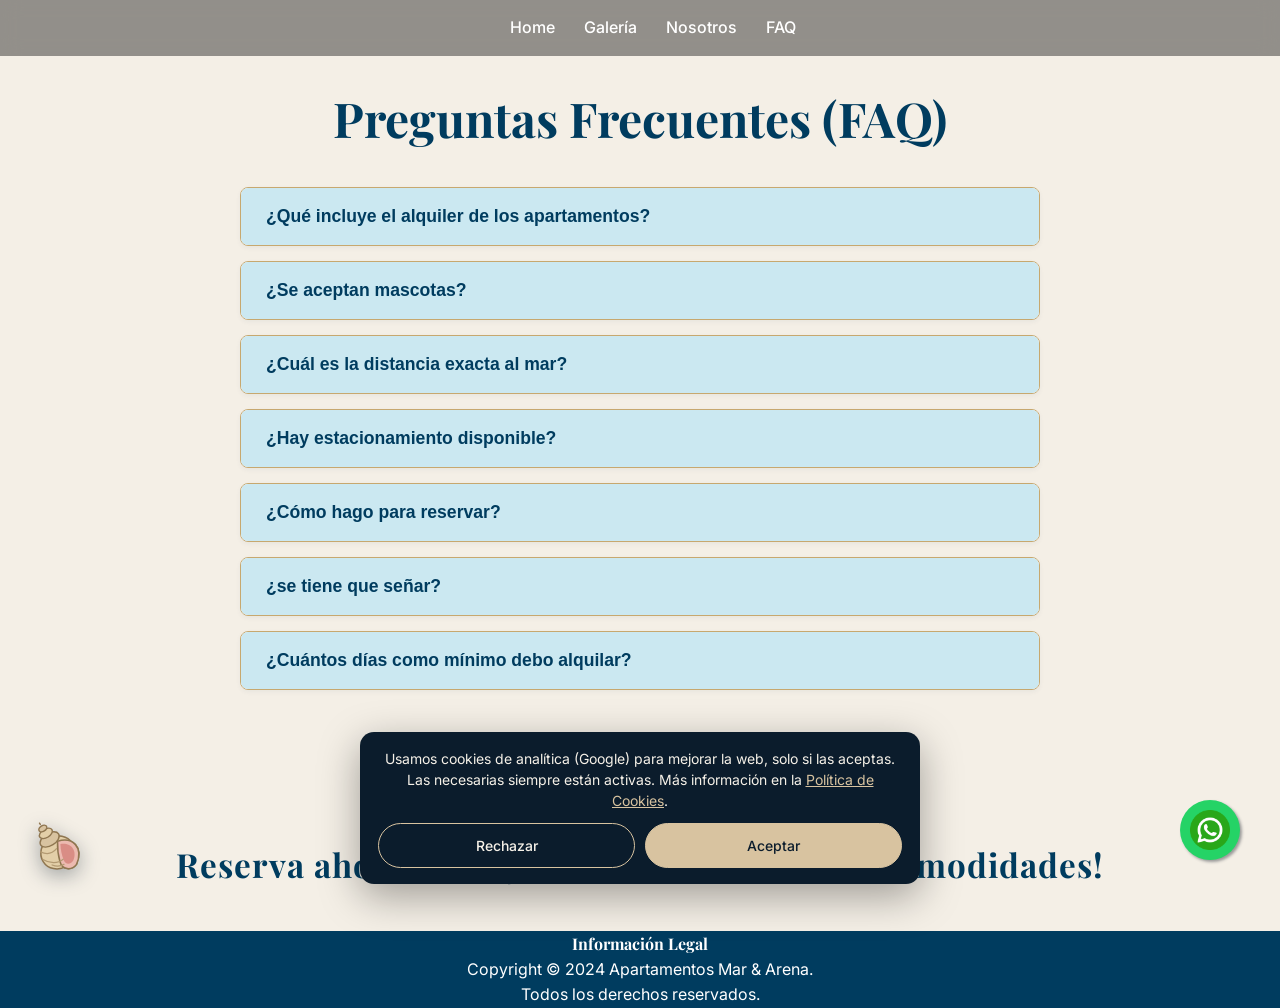
<file: pages/faq.html>
<!DOCTYPE html>
<html lang="es">
<head>
  <head>
    <meta charset="UTF-8">
    <meta name="viewport" content="width=device-width, initial-scale=1.0">
    <meta name="description" content="Alquila departamentos cómodos y totalmente equipados en Monte Hermoso, a solo 300 metros de la playa. Mar & Arena ofrece el descanso perfecto para tus vacaciones en la costa. ¡Reserva tu estadía!">
    <meta name="keywords" content="alquiler monte hermoso, departamentos en monte hermoso, mar y arena, vacaciones monte hermoso, alojamientos cerca de la playa, apartamentos costa atlántica">
    <meta name="robots" content="index, follow">
    <meta property="og:title" content="Apartamentos Mar & Arena | Vacaciones en la Costa Monte Hermoso">
    <meta property="og:description" content="Alquila departamentos cómodos y totalmente equipados en Monte Hermoso, a solo 300 metros de la playa. Mar & Arena ofrece el descanso perfecto para tus vacaciones en la costa. ¡Reserva tu estadía!">
    <meta property="og:url" content="https://mar-y-arena.com/">
    <meta property="og:image" content="https://mar-y-arena.com/assets/img/genericas/rambla_playa.jpg">
    <meta property="og:type" content="website">
    <meta property="og:locale" content="es_AR"> <meta name="twitter:card" content="summary_large_image">
    <link rel="icon" href="/favicon.ico" type="image/x-icon">
    <link rel="stylesheet" href="/assets/css/style.css?v=3">
    <link rel="preconnect" href="https://fonts.googleapis.com">
    <link rel="preconnect" href="https://fonts.gstatic.com" crossorigin>
    <link href="https://fonts.googleapis.com/css2?family=Playfair+Display:ital,wght@0,400..900;1,400..900&family=Inter:wght@100..900&display=swap" rel="stylesheet">
    <title>FAQ | Apartamentos Mar & Arena</title>
</head>
<body>
    <a href="https://wa.me/+5492914048082?text=Hola!Quisiera%20saber%20la%20disponibilidad%20de%20los%20departamentos%20Mar%20y%20Arena%2C%20muchas%20gracias" class="whatsapp-float" target="_blank" aria-label="Chatea con nosotros por WhatsApp">
        <img src="/assets/img/genericas/icons/whatsapp.png" alt="Chatea con nosotros por WhatsApp">
    </a>
    <header class="simple-page-header bg-dark-blue">
            <nav class="top-nav subpage-nav">
                <div class="nav-links">
                    <a href="/index.html">Home</a> 
                    <a href="/pages/fotos.html">Galería</a>
                    <a href="/pages/about.html">Nosotros</a>
                    <a href="/pages/faq.html">FAQ</a>
                </div>
            </nav>
    </header>
    <main class="page-content section-padding bg-beige">
        <h1 class="page-title serif color-dark-blue">Preguntas Frecuentes (FAQ)</h1>
        
        <div class="faq-container">
            <div class="accordion-item">
                <button class="accordion-header" aria-expanded="false" data-target="#content1">
                    ¿Qué incluye el alquiler de los apartamentos?
                </button>
                <div id="content1" class="accordion-content">
                    <p>El alquiler incluye acceso completo al apartamento equipado,todos los servicios(luz,agua,gas),Wifi de alta velocidad y acceso a todas las comodidades detalladas en la seccion 'About''.</p>
                </div>
            </div>

            <div class="accordion-item">
                <button class="accordion-header" aria-expanded="false" data-target="#content2">
                    ¿Se aceptan mascotas?
                </button>
                <div id="content2" class="accordion-content">
                    <p>Lamentablemente, por políticas de higiene y para garantizar la calidad del mobiliario boutique, no se aceptan mascotas de ningún tamaño en los apartamentos.</p>
                </div>
            </div>

            <div class="accordion-item">
                <button class="accordion-header" aria-expanded="false" data-target="#content3">
                    ¿Cuál es la distancia exacta al mar?
                </button>
                <div id="content3" class="accordion-content">
                    <p>Estamos ubicados a solo 300 metros de la playa principal, lo que se traduce en menos de 5 minutos caminando desde la puerta del apartamento hasta la arena.</p>
                </div>
            </div>

            <div class="accordion-item">
                <button class="accordion-header" aria-expanded="false" data-target="#content4">
                    ¿Hay estacionamiento disponible?
                </button>
                <div id="content4" class="accordion-content">
                    <p>No, lamentablemente no tenemos aparcamiento.</p>
                </div>
            </div>

            <div class="accordion-item">
                <button class="accordion-header" aria-expanded="false" data-target="#content5">
                    ¿Cómo hago para reservar?
                </button>
                <div id="content5" class="accordion-content">
                    <p>Puedes verificar la disponibilidad y realizar la reserva directamente a través de nuestro botón de WhatsApp. Te responderemos inmediatamente con los pasos a seguir.</p>
                </div>
            </div>

            <div class="accordion-item">
                <button class="accordion-header" aria-expanded="false" data-target="#content6">
                    ¿se tiene que señar? 
                </button>
                <div id="content6" class="accordion-content">
                    <p>Si, para garantizar la estadia , se pide una seña del 50%. </p>
                </div>
            </div>
            <div class="accordion-item">
                <button class="accordion-header" aria-expanded="false" data-target="#content7">
                    ¿Cuántos días como mínimo debo alquilar?
                </button>
                <div id="content7" class="accordion-content">
                    <p>El alquiler mínimo es de 3 días , pero también ofrecemos opciones para alquilar por semana o quincena. </p>
                </div>
            </div>

        </div>
        
    </main>
     <div class="section-title"> <h5 class="serif">
                    ¡No esperes más! <br>
                    Reserva ahora tu alojamiento con todas las comodidades!
         </h5></div>


    <footer class="main-footer bg-dark-blue">
        <div class="footer-content centered-copyright">
            <div class="footer-section">
                <h4 class="serif">Información Legal</h4>
                <p>Copyright &copy; 2024 Apartamentos Mar & Arena.</p>
                <p>Todos los derechos reservados.</p>
            </div>
        </div>
    </footer>

      <script src="/assets/js/main.js"></script>
        <script src="/assets/js/chatbot.js?v=10" defer></script>
        <script src="/assets/js/cookies.js" defer></script>
 </body>
</html>
</file>
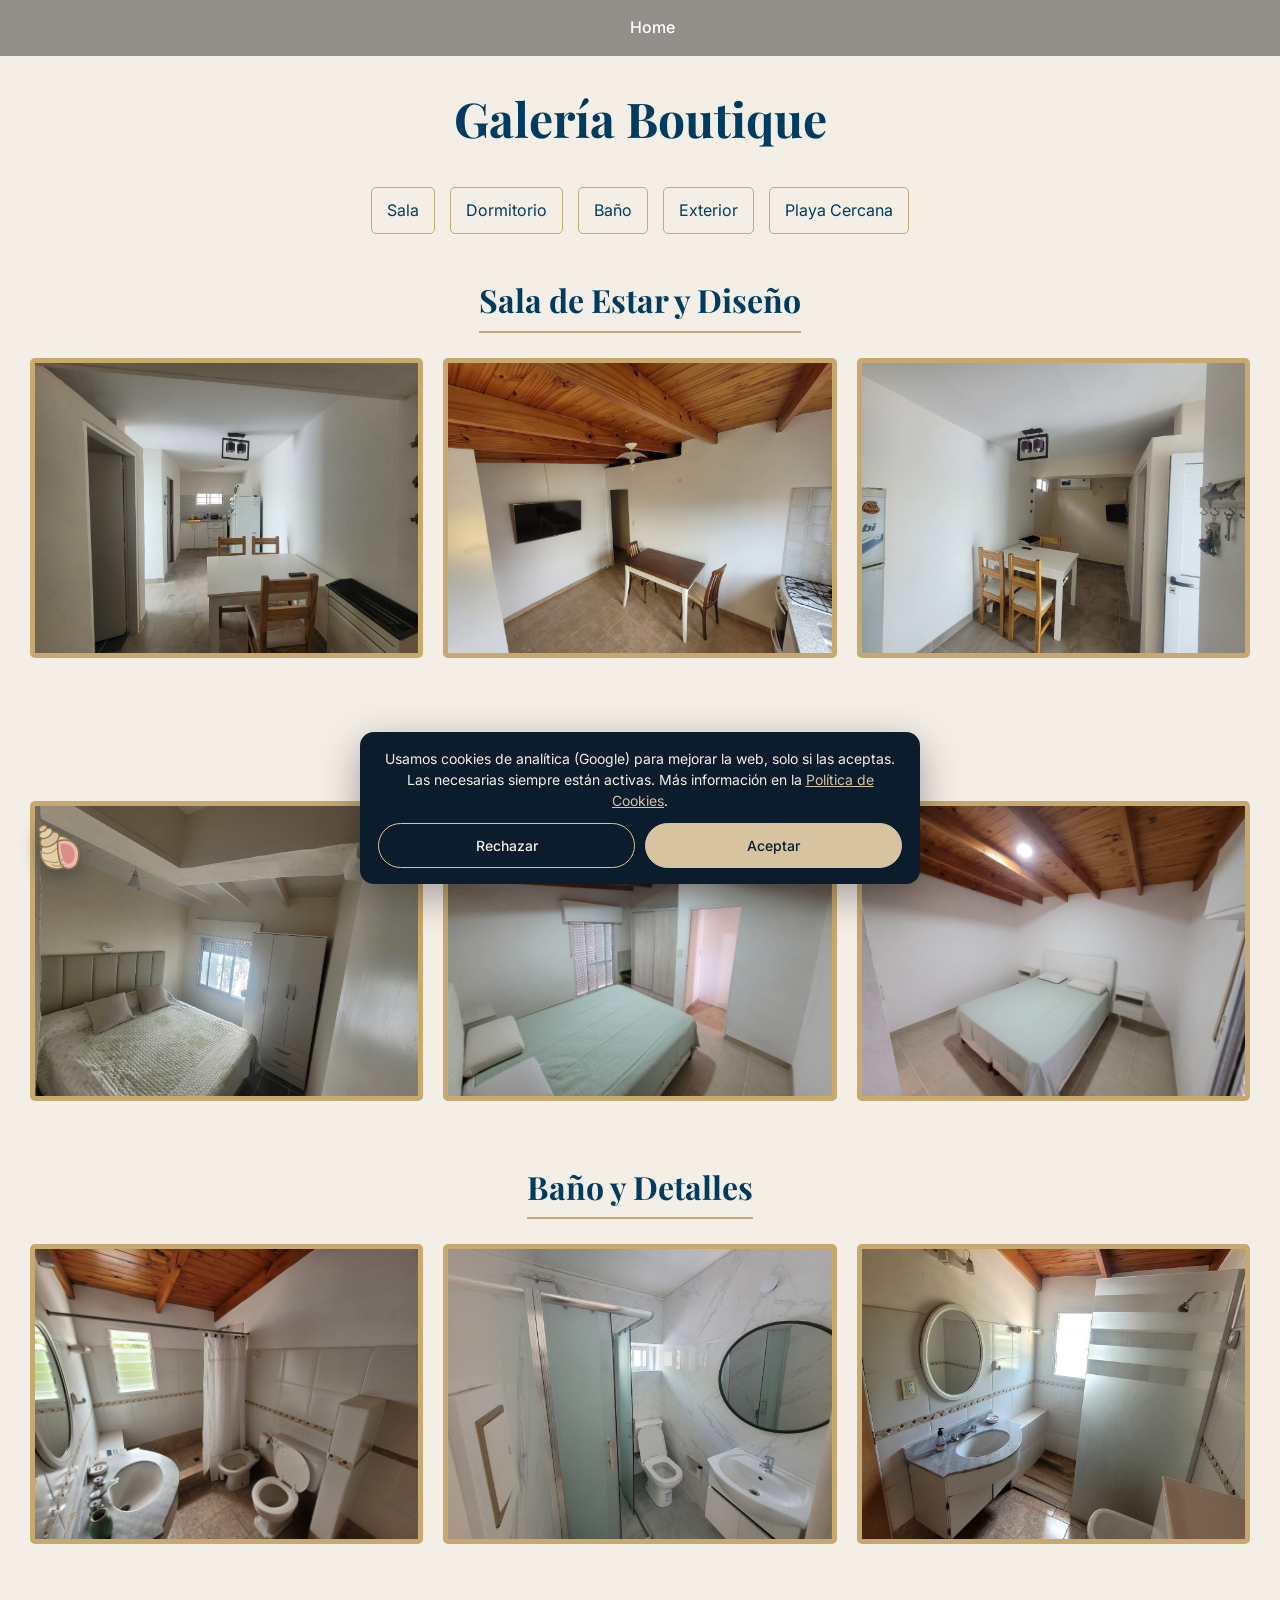
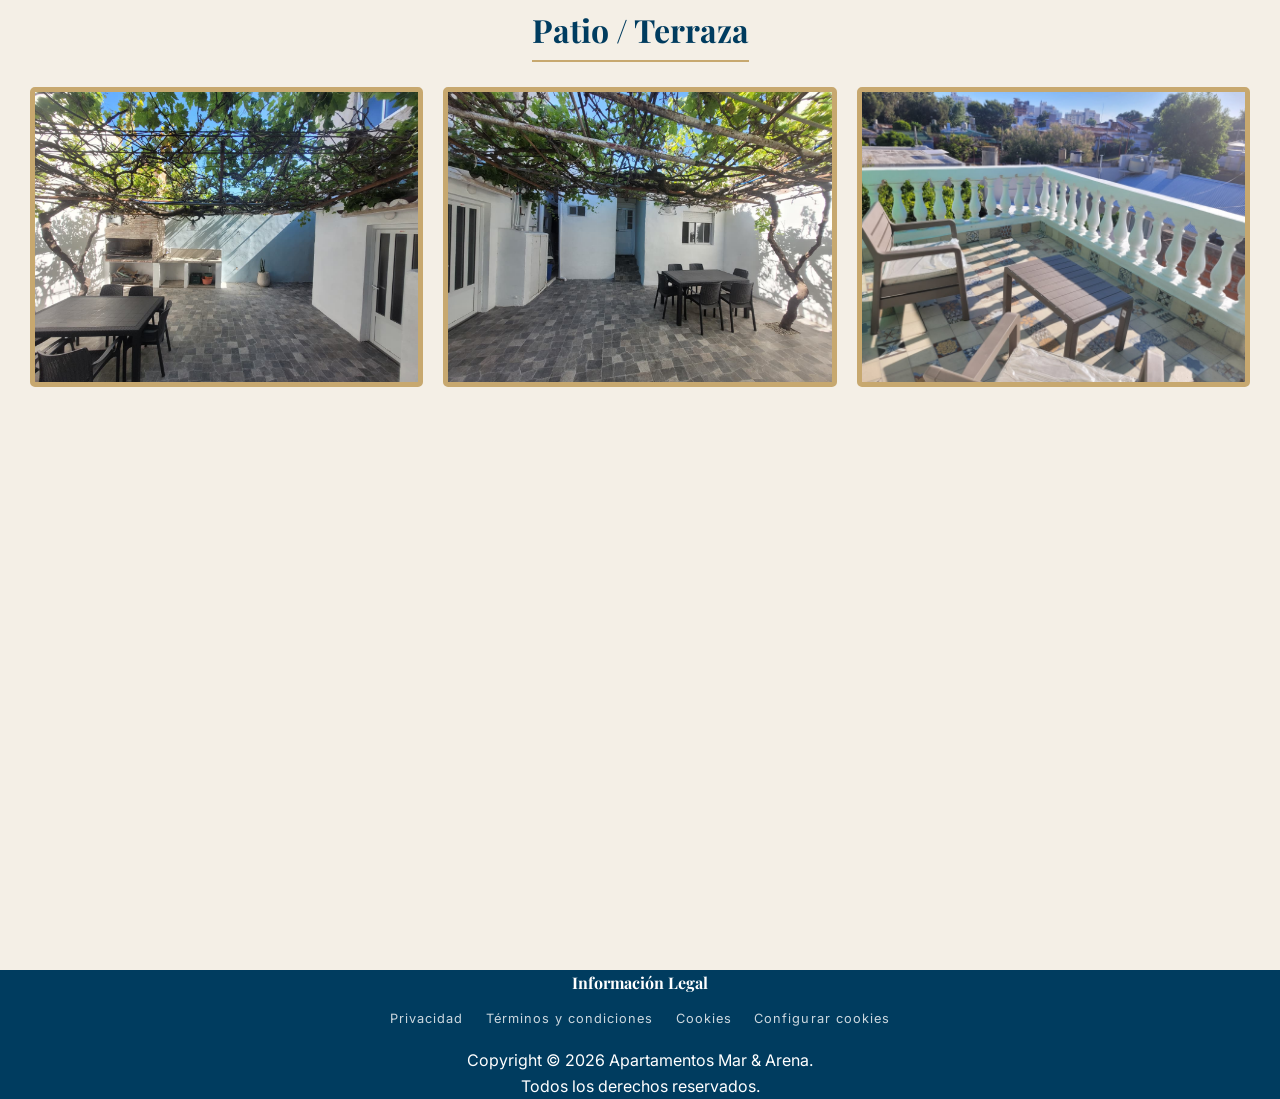
<file: pages/fotos.html>
<!DOCTYPE html>
<html lang="es">
<head>
    <head>
        <!-- Google tag (gtag.js) -->
<script async src="https://www.googletagmanager.com/gtag/js?id=G-K80JW1GKJR"></script>
<script>
  window.dataLayer = window.dataLayer || [];
  function gtag(){dataLayer.push(arguments);}
  gtag('js', new Date());

  gtag('config', 'G-K80JW1GKJR');
</script>
    <meta charset="UTF-8">
    <meta name="viewport" content="width=device-width, initial-scale=1.0">
    <meta name="description" content="Alquila departamentos cómodos y totalmente equipados en Monte Hermoso, a solo 300 metros de la playa. Mar & Arena ofrece el descanso perfecto para tus vacaciones en la costa. ¡Reserva tu estadía!">
    <meta name="keywords" content="alquiler monte hermoso, departamentos en monte hermoso, mar y arena, vacaciones monte hermoso, alojamientos cerca de la playa, apartamentos costa atlántica">
    <meta name="robots" content="index, follow">
    <meta property="og:title" content="Apartamentos Mar & Arena | Vacaciones en la Costa Monte Hermoso">
    <meta property="og:description" content="Alquila departamentos cómodos y totalmente equipados en Monte Hermoso, a solo 300 metros de la playa. Mar & Arena ofrece el descanso perfecto para tus vacaciones en la costa. ¡Reserva tu estadía!">
    <meta property="og:url" content="https://mar-y-arena.com/">
    <meta property="og:image" content="https://mar-y-arena.com/assets/img/genericas/rambla_playa.jpg">
    <meta property="og:type" content="website">
    <meta property="og:locale" content="es_AR"> <meta name="twitter:card" content="summary_large_image">
    <link rel="icon" href="/favicon.ico" type="image/x-icon"> 
    <link rel="stylesheet" href="/assets/css/style.css?v=3">
    <link rel="preconnect" href="https://fonts.googleapis.com">
    <link rel="preconnect" href="https://fonts.gstatic.com" crossorigin>
    <link href="https://fonts.googleapis.com/css2?family=Playfair+Display:ital,wght@0,400..900;1,400..900&family=Inter:wght@100..900&display=swap" rel="stylesheet">
    <link href="https://unpkg.com/aos@2.3.1/dist/aos.css" rel="stylesheet" integrity="sha384-/rJKQnzOkEo+daG0jMjU1IwwY9unxt1NBw3Ef2fmOJ3PW/TfAg2KXVoWwMZQZtw9" crossorigin="anonymous">
    <title>Galería | Apartamentos Mar & Arena</title>
</head>
<body>

       <!-- <a href="https://wa.me/+5492914048082?text=Hola!Quisiera%20saber%20la%20disponibilidad%20de%20los%20departamentos%20Mar%20y%20Arena%2C%20muchas%20gracias" class="whatsapp-float" target="_blank" aria-label="Chatea con nosotros por WhatsApp">
            <img src="/assets/img/genericas/icons/whatsapp.png" alt="Chatea con nosotros por WhatsApp"> 
        </a> -->

   <header class="simple-page-header bg-dark-blue">
            <nav class="top-nav subpage-nav">
                <div class="nav-links">
                    <a href="/index.html">Home</a> 

                </div>
            </nav>
    </header>

  <main class="page-content section-padding bg-beige">
        <h1 class="page-title serif color-dark-blue">Galería Boutique</h1>
        
        <nav class="gallery-nav">
            <a href="#sala" class="nav-link">Sala</a>
            <a href="#dormitorio" class="nav-link">Dormitorio</a>
            <a href="#bano" class="nav-link">Baño</a>
            <a href="#exterior" class="nav-link">Exterior</a>
            <a href="#playa" class="nav-link">Playa Cercana</a>
        </nav>

        <section id="sala" class="gallery-section" data-aos="fade-up">
            <h2 class="section-subtitle serif">Sala de Estar y Diseño</h2>
            <div class="gallery-grid">
                <img src="/assets/img/deptos/depto1-salon.jpg" alt="Sala de estar tranquilo" class="gold-border" data-aos="zoom-in" data-aos-delay="100">
                <img src="/assets/img/deptos/depto2-salon.jpg" alt="sala de estarminimalistapara vacacionar " class="gold-border" data-aos="zoom-in" data-aos-delay="200">
                <img src="/assets/img/deptos/depto1-salon1.jpg" alt="sala de estar cerca del mar" class="gold-border" data-aos="zoom-in" data-aos-delay="300">
            </div>
        </section>

        
        
        <section id="dormitorio" class="gallery-section" data-aos="fade-up">
            <h2 class="section-subtitle serif">Dormitorio Principal</h2>
            <div class="gallery-grid">
                <img src="/assets/img/deptos/depto1-hab.jpg" alt="cama king con vistas alpatio  " class="gold-border" data-aos="zoom-in" data-aos-delay="100">
                <img src="/assets/img/deptos/depto2-hab.jpg" alt="cama king con terraza" class="gold-border" data-aos="zoom-in" data-aos-delay="200">
                <img src="/assets/img/deptos/depto2-hab2.jpg" alt="dormitorio con terraza propia" class="gold-border" data-aos="zoom-in" data-aos-delay="300">
            </div>
        </section>

        <section id="bano" class="gallery-section" data-aos="fade-up">
            <h2 class="section-subtitle serif">Baño y Detalles</h2>
            <div class="gallery-grid">
                <img src="/assets/img/deptos/depto2-baño.jpg" alt="Baño moderno y limpio" class="gold-border" data-aos="zoom-in" data-aos-delay="100">
                <img src="/assets/img/deptos/depto1-baño.jpg" alt="Detalle de grifería" class="gold-border" data-aos="zoom-in" data-aos-delay="200">
                <img src="/assets/img/deptos/deptos baño.jpeg" alt="baño" class="gold-border" data-aos="zoom-in" data-aos-delay="300">
            </div>
        </section>
        
        <section id="exterior" class="gallery-section" data-aos="fade-up">
            <h2 class="section-subtitle serif">Patio / Terraza</h2>
            <div class="gallery-grid">
                <img src="/assets/img/deptos/depto1-parrilla.jpg" alt="patio con parrilla y tranquilidad" class="gold-border" data-aos="zoom-in" data-aos-delay="100">
                <img src="/assets/img/deptos/depto1-patio.jpg" alt="patio con tranquilidad para meditar" class="gold-border" data-aos="zoom-in" data-aos-delay="200">
                <img src="/assets/img/deptos/depto2-balcon.jpg" alt="terraza para broncerase cerca del mar " class="gold-border" data-aos="zoom-in" data-aos-delay="300">
            </div>
        </section>

        <section id="playa" class="gallery-section" data-aos="fade-up">
            <h2 class="section-subtitle serif">La Playa Cercana (300m)</h2>
            <div class="gallery-grid">
                <img src="/assets/img/genericas/playa1.jpg" alt="Arena y mar cerca del apartamento" class="gold-border" data-aos="zoom-in" data-aos-delay="100">
                <img src="/assets/img/genericas/playa2.jpg" alt="Vista del amanecer" class="gold-border" data-aos="zoom-in" data-aos-delay="200">
                <img src="/assets/img/genericas/playa3.jpg" alt="cerca del mar " class="gold-border" data-aos="zoom-in" data-aos-delay="300">
            </div>
        </section>

    </main>
<footer class="main-footer bg-dark-blue">
    <div class="footer-content centered-copyright">
        <div class="footer-section">
            <h4 class="serif">Información Legal</h4>
            <nav class="footer-legal" aria-label="Información legal">
                <a href="/pages/privacidad.html">Privacidad</a>
                <a href="/pages/terminos.html">Términos y condiciones</a>
                <a href="/pages/cookies.html">Cookies</a>
                <a href="#" class="open-cookies">Configurar cookies</a>
            </nav>
            <p>Copyright &copy; 2026 Apartamentos Mar &amp; Arena.</p>
            <p>Todos los derechos reservados.</p>
        </div>
    </div>
</footer>

    <script src="https://unpkg.com/aos@2.3.1/dist/aos.js" integrity="sha384-wziAfh6b/qT+3LrqebF9WeK4+J5sehS6FA10J1t3a866kJ/fvU5UwofWnQyzLtwu" crossorigin="anonymous" defer></script>
    <script src="/assets/js/main.js" defer></script>
<script src="/assets/js/chatbot.js?v=10" defer></script>
<script src="/assets/js/cookies.js" defer></script>
</body>
</html>
</file>
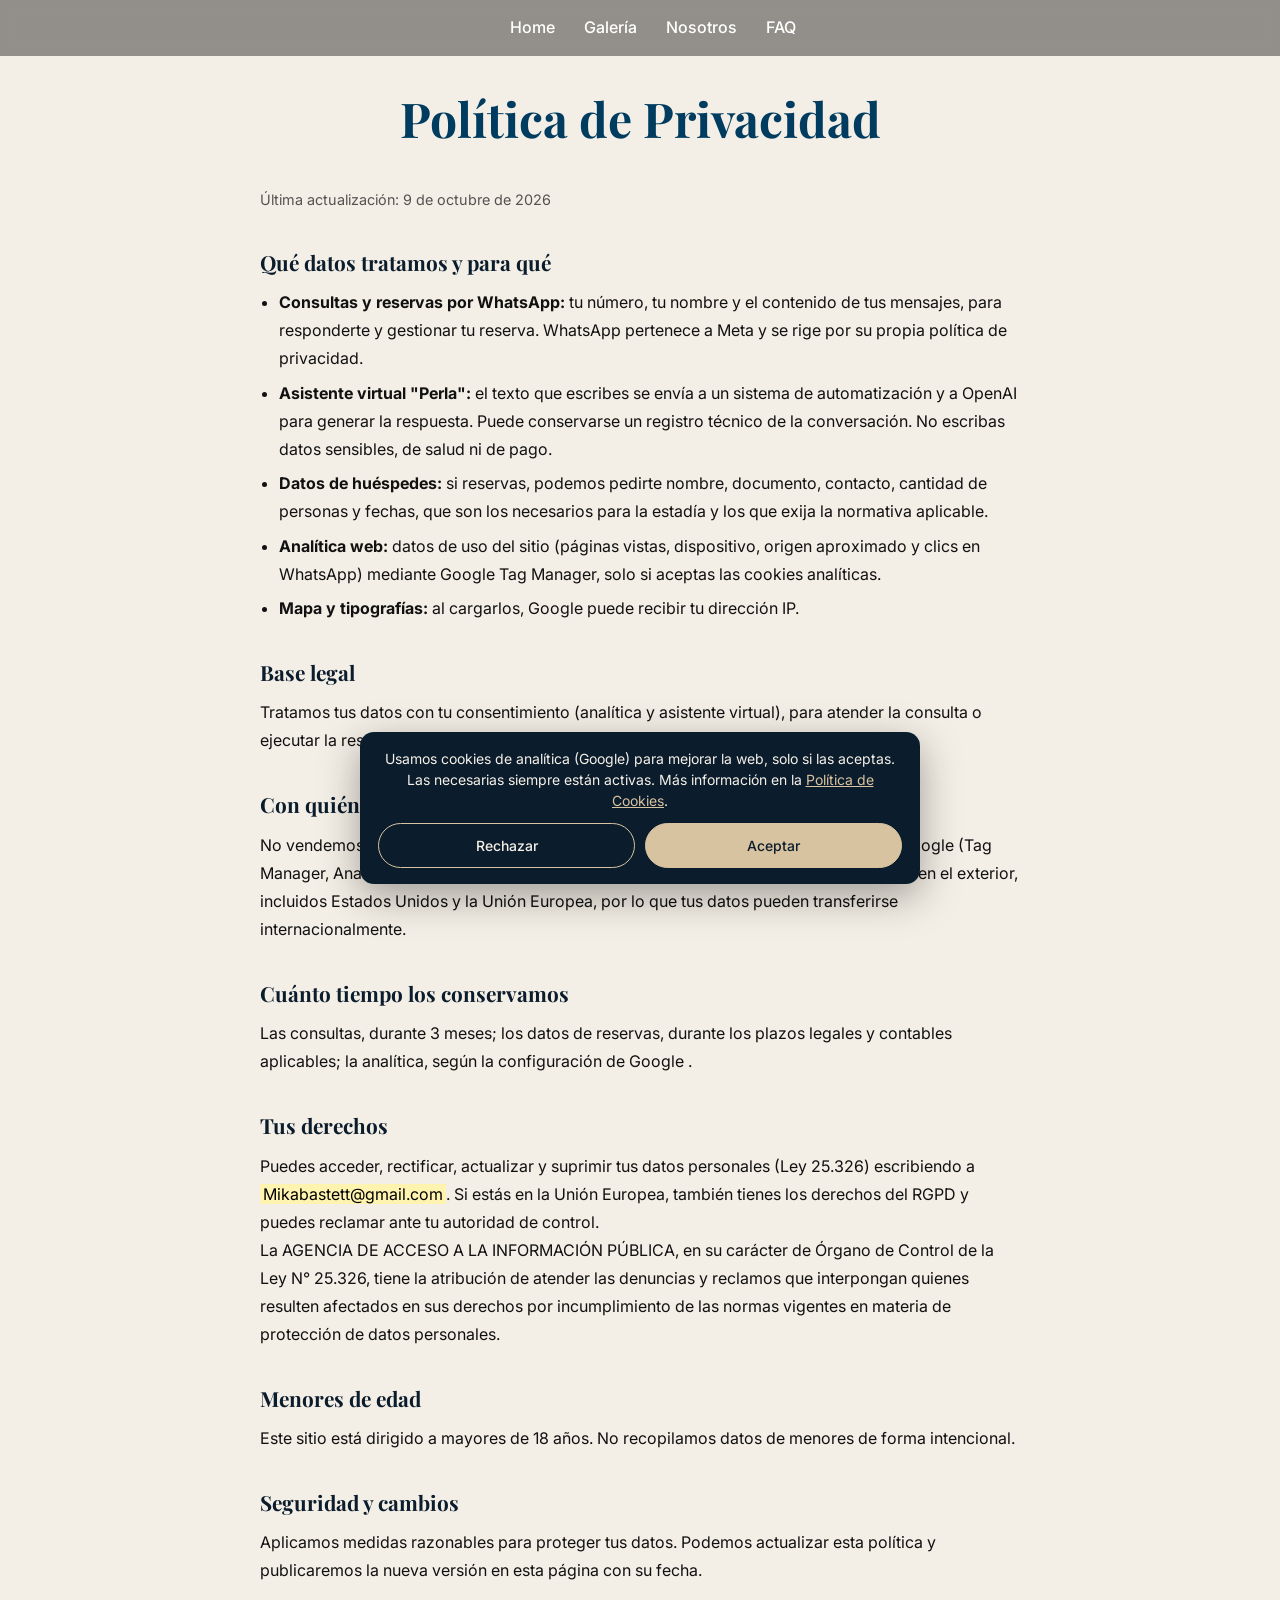
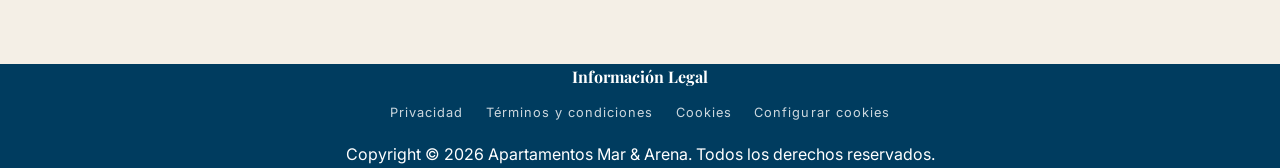
<file: pages/privacidad.html>
<!DOCTYPE html>
<html lang="es">
<head>
<meta charset="UTF-8">
<meta name="viewport" content="width=device-width, initial-scale=1.0">
<meta name="robots" content="index, follow">
<title>Política de Privacidad | Apartamentos Mar &amp; Arena</title>
<link rel="icon" href="/favicon.ico" type="image/x-icon">
<link rel="stylesheet" href="/assets/css/style.css?v=3">
<link href="https://fonts.googleapis.com/css2?family=Playfair+Display:ital,wght@0,400..900;1,400..900&family=Inter:wght@100..900&display=swap" rel="stylesheet">
<style>.legal{max-width:760px;margin:0 auto;line-height:1.75;text-align:left}.legal h2{font-family:'Playfair Display',serif;font-size:1.3rem;margin:2rem 0 .5rem;color:#0b1c2c}.legal ul{padding-left:1.2rem}.legal li{margin:.4rem 0}.legal mark{background:#fff3b0;padding:0 3px}.legal .upd{opacity:.7;font-size:.9rem}</style>
</head>
<body>
<header class="simple-page-header bg-dark-blue"><nav class="top-nav subpage-nav"><div class="nav-links">
<a href="/index.html">Home</a> <a href="/pages/fotos.html">Galería</a> <a href="/pages/about.html">Nosotros</a> <a href="/pages/faq.html">FAQ</a>
</div></nav></header>
<main class="page-content section-padding bg-beige">
<h1 class="page-title serif color-dark-blue">Política de Privacidad</h1>
<div class="legal">
<p class="upd">Última actualización: 9 de octubre de 2026</p>
<h2> Qué datos tratamos y para qué</h2>
<ul>
<li><strong>Consultas y reservas por WhatsApp:</strong> tu número, tu nombre y el contenido de tus mensajes, para responderte y gestionar tu reserva. WhatsApp pertenece a Meta y se rige por su propia política de privacidad.</li>
<li><strong>Asistente virtual "Perla":</strong> el texto que escribes se envía a un sistema de automatización y a OpenAI para generar la respuesta. Puede conservarse un registro técnico de la conversación. No escribas datos sensibles, de salud ni de pago.</li>
<li><strong>Datos de huéspedes:</strong> si reservas, podemos pedirte nombre, documento, contacto, cantidad de personas y fechas, que son los necesarios para la estadía y los que exija la normativa aplicable.</li>
<li><strong>Analítica web:</strong> datos de uso del sitio (páginas vistas, dispositivo, origen aproximado y clics en WhatsApp) mediante Google Tag Manager, solo si aceptas las cookies analíticas.</li>
<li><strong>Mapa y tipografías:</strong> al cargarlos, Google puede recibir tu dirección IP.</li>
</ul>
<h2>Base legal</h2>
<p>Tratamos tus datos con tu consentimiento (analítica y asistente virtual), para atender la consulta o ejecutar la reserva que solicitas, y para cumplir obligaciones legales.</p>
<h2>Con quién los compartimos</h2>
<p>No vendemos tus datos. Los reciben proveedores necesarios para prestar el servicio: Google (Tag Manager, Analytics, Maps y Fonts), Meta (WhatsApp), OpenAI y Contablo. Algunos están en el exterior, incluidos Estados Unidos y la Unión Europea, por lo que tus datos pueden transferirse internacionalmente.</p>
<h2>Cuánto tiempo los conservamos</h2>
<p>Las consultas, durante  3 meses; los datos de reservas, durante los plazos legales y contables aplicables; la analítica, según la configuración de Google .</p>
<h2>Tus derechos</h2>
<p>Puedes acceder, rectificar, actualizar y suprimir tus datos personales (Ley 25.326) escribiendo a <mark>Mikabastett@gmail.com</mark>. Si estás en la Unión Europea, también tienes los derechos del RGPD y puedes reclamar ante tu autoridad de control.</p>
<p>La AGENCIA DE ACCESO A LA INFORMACIÓN PÚBLICA, en su carácter de Órgano de Control de la Ley N° 25.326, tiene la atribución de atender las denuncias y reclamos que interpongan quienes resulten afectados en sus derechos por incumplimiento de las normas vigentes en materia de protección de datos personales.</p>
<h2>Menores de edad</h2>
<p>Este sitio está dirigido a mayores de 18 años. No recopilamos datos de menores de forma intencional.</p>
<h2>Seguridad y cambios</h2>
<p>Aplicamos medidas razonables para proteger tus datos. Podemos actualizar esta política y publicaremos la nueva versión en esta página con su fecha.</p>
</div>
</main>
<footer class="main-footer bg-dark-blue"><div class="footer-content centered-copyright"><div class="footer-section">
<h4 class="serif">Información Legal</h4>
<nav class="footer-legal" aria-label="Información legal">
    <a href="/pages/privacidad.html">Privacidad</a>
    <a href="/pages/terminos.html">Términos y condiciones</a>
    <a href="/pages/cookies.html">Cookies</a>
    <a href="#" class="open-cookies">Configurar cookies</a>
</nav><p>Copyright &copy; 2026 Apartamentos Mar &amp; Arena. Todos los derechos reservados.</p>
</div></div></footer>
<script src="/assets/js/cookies.js" defer></script>
</body>
</html>
</file>
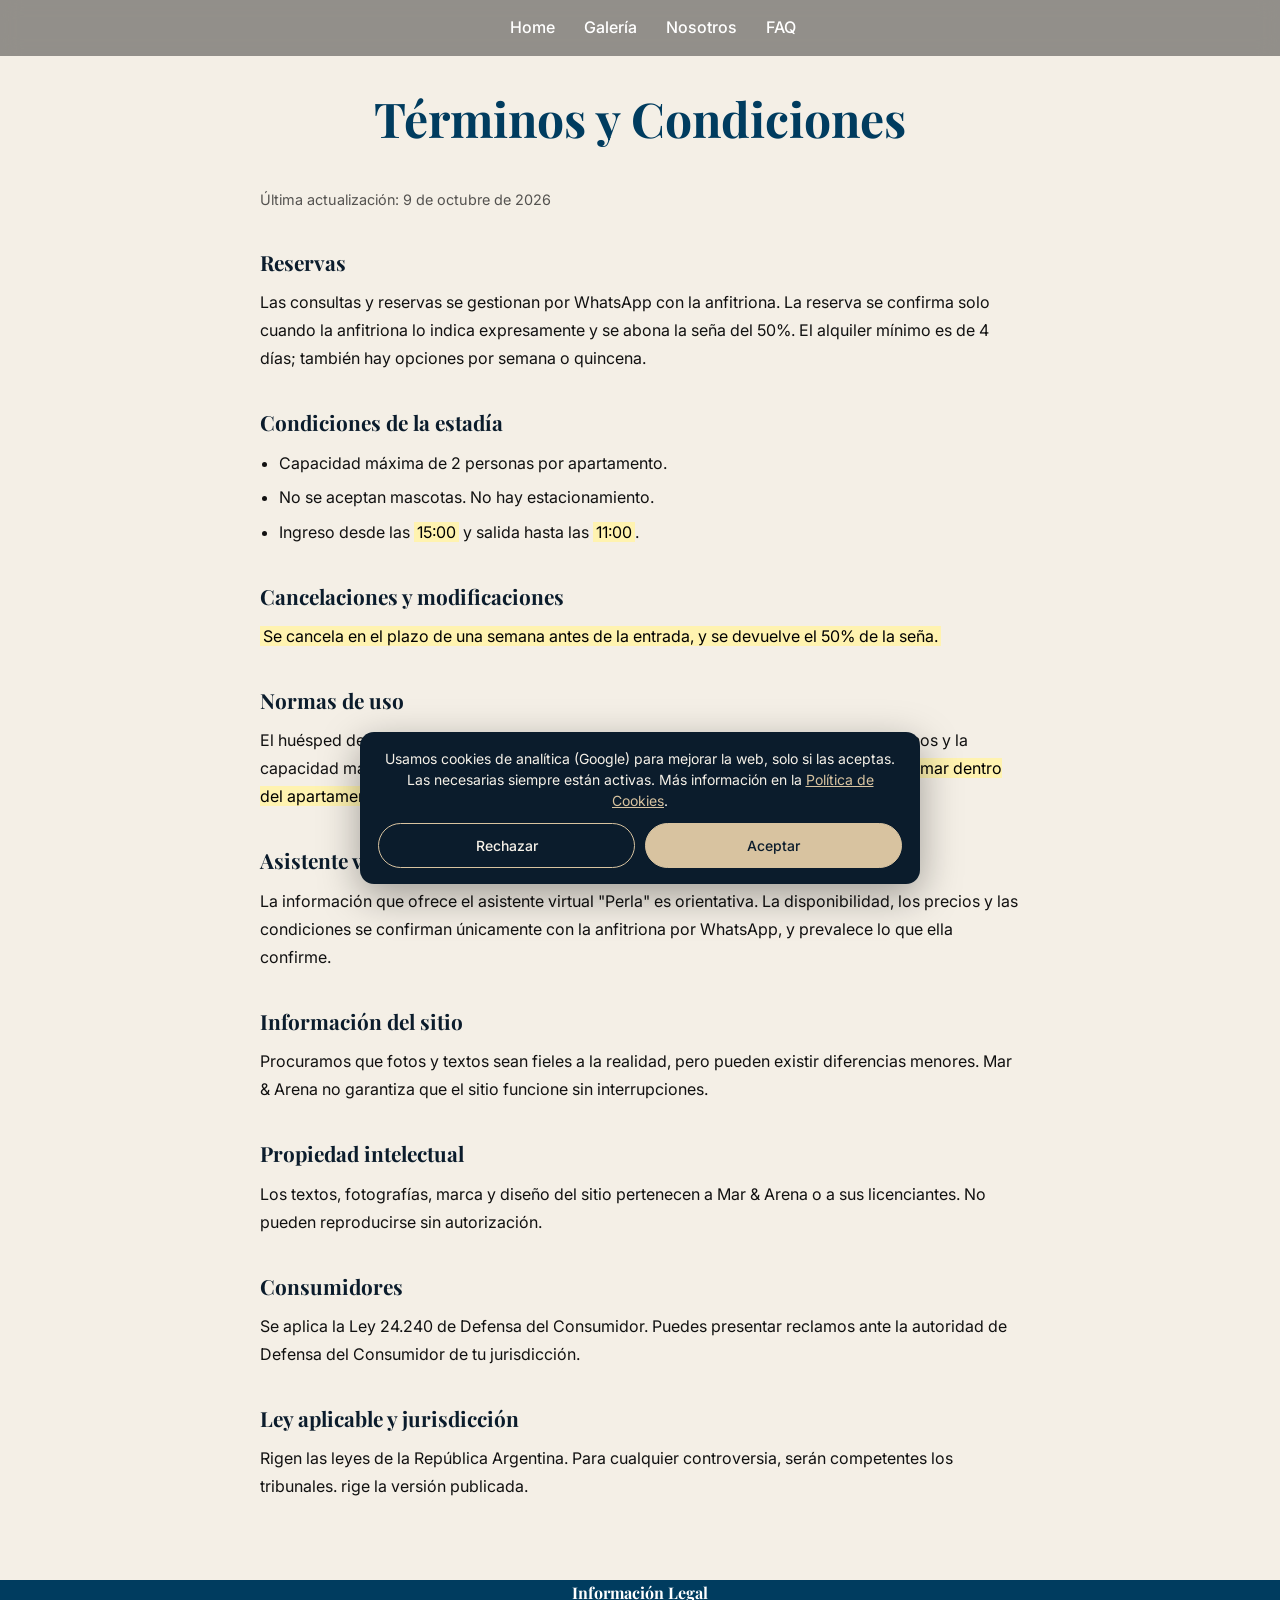
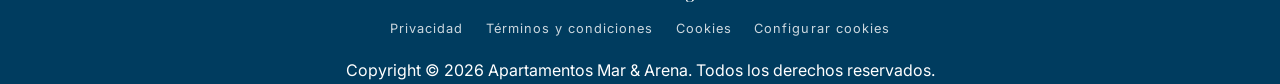
<file: pages/terminos.html>
<!DOCTYPE html>
<html lang="es">
<head>
<meta charset="UTF-8">
<meta name="viewport" content="width=device-width, initial-scale=1.0">
<meta name="robots" content="index, follow">
<title>Términos y Condiciones | Apartamentos Mar &amp; Arena</title>
<link rel="icon" href="/favicon.ico" type="image/x-icon">
<link rel="stylesheet" href="/assets/css/style.css?v=3">
<link href="https://fonts.googleapis.com/css2?family=Playfair+Display:ital,wght@0,400..900;1,400..900&family=Inter:wght@100..900&display=swap" rel="stylesheet">
<style>.legal{max-width:760px;margin:0 auto;line-height:1.75;text-align:left}.legal h2{font-family:'Playfair Display',serif;font-size:1.3rem;margin:2rem 0 .5rem;color:#0b1c2c}.legal ul{padding-left:1.2rem}.legal li{margin:.4rem 0}.legal mark{background:#fff3b0;padding:0 3px}.legal .upd{opacity:.7;font-size:.9rem}</style>
</head>
<body>
<header class="simple-page-header bg-dark-blue"><nav class="top-nav subpage-nav"><div class="nav-links">
<a href="/index.html">Home</a> <a href="/pages/fotos.html">Galería</a> <a href="/pages/about.html">Nosotros</a> <a href="/pages/faq.html">FAQ</a>
</div></nav></header>
<main class="page-content section-padding bg-beige">
<h1 class="page-title serif color-dark-blue">Términos y Condiciones</h1>
<div class="legal">
<p class="upd">Última actualización: 9 de octubre de 2026</p>
<h2> Reservas</h2>
<p>Las consultas y reservas se gestionan por WhatsApp con la anfitriona. La reserva se confirma solo cuando la anfitriona lo indica expresamente y se abona la seña del 50%. El alquiler mínimo es de 4 días; también hay opciones por semana o quincena.</p>
<h2> Condiciones de la estadía</h2>
<ul>
<li>Capacidad máxima de 2 personas por apartamento.</li>
<li>No se aceptan mascotas. No hay estacionamiento.</li>
<li>Ingreso desde las <mark>15:00</mark> y salida hasta las <mark>11:00</mark>.</li>
</ul>
<h2> Cancelaciones y modificaciones</h2>
<p><mark>Se cancela en el plazo de una semana antes de la entrada, y se devuelve el 50% de la seña.</mark></p>
<h2> Normas de uso</h2>
<p>El huésped debe cuidar el inmueble y su equipamiento, respetar el descanso de los vecinos y la capacidad máxima, y responde por los daños que cause. <mark>NORMAS ADICIONALES: No fumar dentro del apartamento</mark></p>
<h2> Asistente virtual</h2>
<p>La información que ofrece el asistente virtual "Perla" es orientativa. La disponibilidad, los precios y las condiciones se confirman únicamente con la anfitriona por WhatsApp, y prevalece lo que ella confirme.</p>
<h2> Información del sitio</h2>
<p>Procuramos que fotos y textos sean fieles a la realidad, pero pueden existir diferencias menores. Mar &amp; Arena no garantiza que el sitio funcione sin interrupciones.</p>
<h2> Propiedad intelectual</h2>
<p>Los textos, fotografías, marca y diseño del sitio pertenecen a Mar &amp; Arena o a sus licenciantes. No pueden reproducirse sin autorización.</p>
<h2> Consumidores</h2>
<p>Se aplica la Ley 24.240 de Defensa del Consumidor. Puedes presentar reclamos ante la autoridad de Defensa del Consumidor de tu jurisdicción.</p>
<h2> Ley aplicable y jurisdicción</h2>
<p>Rigen las leyes de la República Argentina. Para cualquier controversia, serán competentes los tribunales. rige la versión publicada.</p>
</div>
</main>
<footer class="main-footer bg-dark-blue"><div class="footer-content centered-copyright"><div class="footer-section">
<h4 class="serif">Información Legal</h4>
<nav class="footer-legal" aria-label="Información legal">
    <a href="/pages/privacidad.html">Privacidad</a>
    <a href="/pages/terminos.html">Términos y condiciones</a>
    <a href="/pages/cookies.html">Cookies</a>
    <a href="#" class="open-cookies">Configurar cookies</a>
</nav><p>Copyright &copy; 2026 Apartamentos Mar &amp; Arena. Todos los derechos reservados.</p>
</div></div></footer>
<script src="/assets/js/cookies.js" defer></script>
</body>
</html>
</file>
<file: assets/css/style.css>
:root {
    --dark-blue: #003C5F;
    --foam-blue: #CBE8F1;
    --sand-beige: #F4EFE6;
    --soft-gold: #C7A86F;
    --elegant-black: #111111;
    --white: #FFFFFF;
    --text-primary: var(--elegant-black);
}

/* Base Global y Tipografía */
* {
    box-sizing: border-box;
    margin: 0;
    padding: 0;
    
}

body {
    font-family: 'Inter', 'Roboto', sans-serif;
    color: var(--text-primary);
    background-color: var(--sand-beige);
    line-height: 1.6;
    margin: 0;
    padding: 0;
    text-align: center;
    
}
html, body {
    max-width: 100%;
    overflow-x: clip;
}

iframe {
    max-width: 100%;
}

/* Tipografías específicas */
.serif {
    font-family: 'Playfair Display', 'Cormorant Garamond', serif;
    
}
/*nav menu principal*/

.top-nav {
    position: absolute; /* Para que flote sobre la imagen del hero */
    top: 0;
    left: 0;
    right: 0;
    padding: 15px 30px;
    background-color: rgba(0, 0, 0, 0.4); /* Fondo semitransparente más suave */
    backdrop-filter: blur(10px);
    -webkit-backdrop-filter: blur(10px);
    z-index: 20; /* Asegura que esté por encima de la capa de fondo del hero */
    display: flex;
    justify-content: center; /* Centrar menú */
}


.top-nav .nav-links a {
    color: var(--white);
    text-decoration: none;
    font-weight: 500;
    margin-left: 25px; 
    transition: color 0.5s;
}

.top-nav .nav-links a:hover {
    color: var(--soft-gold);
}

/* Estilo especial para el enlace de WhatsApp */
.nav-link-whatsapp {
    font-weight: bold !important;
    color: #25d366 !important; /* Color verde de WhatsApp para destacarlo */
}

/* Ajuste al footer para centrar el copyright */
.footer-content.centered-copyright {
    display: flex;
    justify-content: center; /* Centra la sección Legal */
    max-width: 100%;
}

.footer-content.centered-copyright .footer-section {
    text-align: center;
}
/* Utilidades y Secciones */
.section-padding {
    padding: 80px 30px; /* Más padding en escritorio */
}

.section-title {
    font-size: 2.5rem;
    color: var(--dark-blue);
    text-align: center;
    margin-bottom: 40px;
    letter-spacing: 1px;
}

.bg-beige { background-color: var(--sand-beige); }
.bg-white { background-color: var(--white); }
.bg-dark-blue { background-color: var(--dark-blue); color: var(--white); }
.color-dark-blue { color: var(--dark-blue); }

/* --- HERO SECTION --- 
.hero-section {
    height: 100vh;
    background: url('/assets/img/genericas/satelitar_mar.jpg') center center / cover no-repeat;
    display: flex;
    align-items: center;
    justify-content: center;
    text-align: center;
    position: relative;
    
}

.hero-section::before {
    content: '';
    position: absolute;
    top: 0;
    left: 0;
    right: 0;
    bottom: 0;
    background-color: rgba(0, 0, 0, 0.2); 
}

.hero-content {
    z-index: 10;
    color: var(--white);
    padding: 20px;
}

.hero-content h1 {
    font-size: 4rem; 
    margin-bottom: 15px;
    letter-spacing: 3px;
    text-shadow: 2px 2px 4px rgba(0, 0, 0, 0.5);
}

.hero-content .subtitle {
    font-size: 1.5rem;
    margin-bottom: 30px;
    text-shadow: 1px 1px 3px rgba(0, 0, 0, 0.4);
}
*/
.hero {
    --sand: #d8c3a0;
    --ink: #0b1c2c;
    position: relative;
    min-height: 100vh;
    min-height: 100svh;
    display: flex;
    flex-direction: column;
    color: #fff;
    background:
        linear-gradient(180deg, rgba(8,20,32,.6) 0%, rgba(8,20,32,.2) 45%, rgba(8,20,32,.85) 100%),
        url('/assets/img/genericas/hero-mar-monte-hermoso.jpg') center / cover no-repeat;
}

/* NAV */
.hero-nav {
    display: flex;
    justify-content: space-between;
    align-items: center;
    padding: 1.5rem clamp(1.2rem, 5vw, 4rem);
}
.hero-logo {
    font-family: 'Playfair Display', serif;
    font-size: 1.3rem;
    color: #fff;
    text-decoration: none;
    letter-spacing: .05em;
}
.hero-logo em, .hero-content h1 em { font-style: italic; color: var(--sand); }
.hero-links { display: flex; gap: 2.2rem; }
.hero-links a {
    font-family: 'Inter', sans-serif;
    font-size: .72rem;
    letter-spacing: .22em;
    text-transform: uppercase;
    color: rgba(255,255,255,.85);
    text-decoration: none;
    padding-bottom: 4px;
    border-bottom: 1px solid transparent;
    transition: color .3s, border-color .3s;
}
.hero-links a:hover { color: #fff; border-color: var(--sand); }

/* CONTENIDO */
.hero-content {
    flex: 1;
    display: flex;
    flex-direction: column;
    align-items: center;
    justify-content: center;
    text-align: center;
    padding: 2rem 1.5rem;
    animation: heroRise 1.2s ease-out both;
}
.hero-content h1 {
    font-family: 'Playfair Display', serif;
    font-weight: 400;
    font-size: clamp(3rem, 9vw, 6.5rem);
    line-height: 1.05;
    letter-spacing: .03em;
    margin: 0;
}
.hero-eyebrow {
    display: block;
    font-family: 'Inter', sans-serif;
    font-size: clamp(.7rem, 1.6vw, .85rem);
    font-weight: 400;
    letter-spacing: .4em;
    text-transform: uppercase;
    color: var(--sand);
    margin-bottom: 1.4rem;
}
.hero-divider {
    width: 70px;
    height: 1px;
    background: var(--sand);
    margin: 2rem 0 1.5rem;
}
.hero-sub {
    font-family: 'Inter', sans-serif;
    font-weight: 300;
    font-size: clamp(1rem, 2vw, 1.25rem);
    letter-spacing: .12em;
    color: rgba(255,255,255,.9);
    margin: 0 0 2.5rem;
}

/* BOTONES */
.hero-actions { display: flex; gap: 1rem; flex-wrap: wrap; justify-content: center; }
.hero-btn {
    font-family: 'Inter', sans-serif;
    font-size: .75rem;
    letter-spacing: .2em;
    text-transform: uppercase;
    text-decoration: none;
    padding: 1.05rem 2.4rem;
    border: 1px solid var(--sand);
    transition: background .3s, color .3s, border-color .3s;
}
.hero-btn--solid { background: var(--sand); color: var(--ink); }
.hero-btn--solid:hover { background: #fff; border-color: #fff; }
.hero-btn--ghost { color: #fff; border-color: rgba(255,255,255,.55); }
.hero-btn--ghost:hover { background: rgba(255,255,255,.12); border-color: #fff; }

/* FRANJA INFERIOR */
.hero-facts {
    list-style: none;
    margin: 0;
    padding: 1.4rem 1rem;
    display: flex;
    justify-content: center;
    gap: clamp(1rem, 4vw, 4rem);
    flex-wrap: wrap;
    border-top: 1px solid rgba(255,255,255,.2);
    background: rgba(8,20,32,.35);
    backdrop-filter: blur(8px);
    -webkit-backdrop-filter: blur(8px);
}
.hero-facts li {
    font-family: 'Inter', sans-serif;
    font-size: .72rem;
    letter-spacing: .2em;
    text-transform: uppercase;
    color: rgba(255,255,255,.85);
}

@keyframes heroRise {
    from { opacity: 0; transform: translateY(24px); }
    to   { opacity: 1; transform: none; }
}
@media (prefers-reduced-motion: reduce) {
    .hero-content { animation: none; }
}

/* MÓVIL */
@media (max-width: 600px) {
    .hero-nav { justify-content: center; }
    .hero-logo { display: none; }
    .hero-links { gap: 1.4rem; }
    .hero-btn { width: 100%; text-align: center; }
    .hero-actions { width: 100%; max-width: 320px; }
}
/* Botón CTA (Dorado suave) */
.cta-button {
    display: inline-block;
    background-color: var(--soft-gold); 
    color: var(--dark-blue);
    padding: 15px 35px;
    text-decoration: none;
    font-weight: bold;
    border-radius: 5px;
    transition: background-color 0.3s, transform 0.3s;
    letter-spacing: 1px;
}

.cta-button:hover {
    background-color: #d8c393; 
    transform: translateY(-4px);
    box-shadow: 0 10px 20px rgba(0, 60, 95, 0.2);
}

/* --- WHY CHOOSE US  --- */
.cards-container {
    display: flex;
    gap: 30px;
    justify-content: center;
    max-width: 1200px;
    margin: 0 auto;
}

.card {
    background-color: var(--white);
    padding: 30px;
    border-radius: 8px;
    text-align: center;
    flex: 1;
    box-shadow: 0 4px 15px rgba(0, 60, 95, 0.1); 
    transition: transform 0.3s;
}

.card:hover {
    transform: translateY(-10px);
    box-shadow: 0 15px 30px rgba(0, 60, 95, 0.15);
    background-color: var(--white);
    border: 1px solid var(--soft-gold);
}

.card .icon {
    font-size: 3rem;
    display: block;
    margin-bottom: 15px;
}

.card h3 {
    color: var(--dark-blue);
    font-size: 1.5rem;
    margin-bottom: 10px;
}

/* --- GALLERY HIGHLIGHT  --- */
.highlight-grid {
    display: grid;
    grid-template-columns: repeat(3, 1fr);
    gap: 20px;
    margin-bottom: 40px;
}

.gallery-item img {
    width: 100%;
    height: 350px;
    object-fit: cover;
    display: block;
    border-radius: 5px;
    border: 3px solid transparent; 
    transition: border-color 0.3s;
}

.gallery-item img:hover {
    border-color: var(--soft-gold); 
}

.secondary-button {
    background-color: var(--dark-blue);
    color: var(--white);
    border: 2px solid var(--soft-gold);
    display: block;
    width: fit-content;
    margin: 0 auto;
}

.secondary-button:hover {
    background-color: var(--soft-gold);
    color: var(--dark-blue);
}

/* --- FEATURES / CHECKLIST --- */
.checklist-container {
    display: flex;
    justify-content: center;
    gap: 50px;
    max-width: 800px;
    margin: 0 auto;
    font-size: 1.1rem;
}

.checklist-container ul {
    list-style: none;
}

.checklist-container li {
    margin-bottom: 15px;
    display: flex;
    align-items: center;
}

.check-icon {
    color: var(--soft-gold); 
    font-size: 1.3rem;
    margin-right: 10px;
    font-weight: bold;
}

/* --- FOOTER --- */





/* --- CHATBOT FLOTANTE (WhatsApp) --- */
.whatsapp-float {
    position: fixed; 
    width: 60px;
    height: 60px;
    bottom: 40px; 
    right: 40px;
    /* Estilos */
    background-color: #25d366; 
    color: #FFF;
    border-radius: 50px;
    text-align: center;
    box-shadow: 2px 2px 3px #999;
    z-index: 1000; 
}


.whatsapp-float img {
    width: 100%; 
    height: 100%;
    
    padding: 10px; 
    box-sizing: border-box;
}


.whatsapp-float:hover {
    background-color: #128C7E; 
    transform: scale(1.05); 
}

body .depto1 {
  display: flex;
  justify-content: center; 
  gap: 12px;               
  flex-wrap: wrap;        
  margin: 1.5rem 0 4rem 0;
}

.botom {
  flex: 1 1 120px; 
  max-width: 200px; 
  padding: 10px 20px;
  font-size: 1rem;
  text-align: center;
  border-radius: 8px;
  text-decoration: none;
  font-weight: 600;
  color: white;
  background-color: var(--dark-blue); 
  border: 2px solid var(--dark-blue); 
  transition: background-color 0.3s, color 0.3s;
  cursor: pointer;
  margin-bottom: 40px; 
  display: inline-block; 

}



.botom:hover {
  background-color: #e4d5b7;
  color: #0c3c78;
}



  

/* --- GALERÍA  --- */
.page-content {
    min-height: 80vh;
}

.page-title {
    font-size: 3rem;
    margin-bottom: 30px;
    text-align: center;
}

.gallery-section {
    margin-bottom: 60px;
}

.section-subtitle {
    font-size: 2rem;
    color: var(--dark-blue);
    margin-bottom: 25px;
    border-bottom: 2px solid var(--soft-gold);
    padding-bottom: 5px;
    width: fit-content;
    margin-left: auto;
    margin-right: auto;
}

.gallery-grid {
    display: grid;
    grid-template-columns: repeat(3, 1fr); 
    gap: 20px;
}

.gallery-grid img {
    width: 100%;
    height: 300px;
    object-fit: cover;
    border-radius: 5px;
    transition: transform 0.3s;
}

.gallery-grid img:hover {
    transform: scale(1.03);
}

.gold-border {
    border: 5px solid var(--soft-gold) !important; 
}

/* --- FAQ (faq.html) --- */
.faq-container {
    max-width: 800px;
    margin: 0 auto;
}

.accordion-item {
    border: 1px solid var(--soft-gold);
    border-radius: 8px;
    margin-bottom: 15px;
    overflow: hidden;
    background-color: var(--white);
    box-shadow: 0 2px 5px rgba(0, 60, 95, 0.05);
}

.accordion-header {
    background-color: var(--foam-blue); 
    color: var(--dark-blue);
    padding: 18px 25px;
    width: 100%;
    text-align: left;
    border: none;
    cursor: pointer;
    font-size: 1.1rem;
    font-weight: bold;
    transition: background-color 0.3s;
    display: flex;
    justify-content: space-between;
    align-items: center;
}

.accordion-header:hover, .accordion-header[aria-expanded="true"] {
    background-color: #bcd4dc; 
}

.accordion-content {
    padding: 0 25px;
    background-color: var(--white);
    max-height: 0;
    overflow: hidden;
    transition: max-height 0.3s ease-out, padding 0.3s ease-out;
}

.accordion-content p {
    padding: 15px 0;
    color: var(--elegant-black);
}

.accordion-content.active {
    max-height: 500px; 
    padding-top: 15px;
    padding-bottom: 15px;
}


.content-2-col {
    display: grid;
    grid-template-columns: 1fr 1fr;
    gap: 50px;
    max-width: 1200px;
    margin: 0 auto;
    align-items: center;
}

.content-2-col.reverse-col {
    grid-template-areas: "a b"; 
}

.content-2-col.reverse-col > div:nth-child(1) {
    grid-area: a;
}

.content-2-col.reverse-col > div:nth-child(2) {
    grid-area: b;
}

.image-box {
    overflow: hidden;
    border-radius: 8px;
    box-shadow: 0 5px 15px rgba(0, 0, 0, 0.1);
    padding: 0;
}

.image-box.gold-border {
    border: 5px solid var(--soft-gold);
}

.comodidades-list {
    display: flex;
    justify-content: center;
    gap: 80px;
    max-width: 900px;
    margin: 0 auto;
}

.comodidades-list ul {
    list-style: none;
    padding: 0;
}

.comodidades-list li {
    margin-bottom: 25px;
    font-size: 1.1rem;
    color: var(--dark-blue);
    display: flex;
    align-items: flex-start;
}

.comodidades-list li span {
    font-size: 1.5rem;
    margin-right: 15px;
}

.content-3-col {
    display: grid;
    grid-template-columns: repeat(3, 1fr);
    gap: 30px;
    max-width: 1200px;
    margin: 0 auto;
    text-align: center;
}

.target-card {
    padding: 25px;
    border: 1px solid var(--foam-blue);
    border-radius: 8px;
    background-color: var(--sand-beige);
    transition: background-color 0.3s;
}

.target-card:hover {
    background-color: var(--foam-blue);
}

.target-card h3 {
    color: var(--dark-blue);
    font-size: 1.4rem;
    margin-bottom: 10px;
}

/* --- NAVEGACIÓN SIMPLE PARA SUBPÁGINAS  */

.simple-nav {
    display: flex;
    justify-content: center;
    padding: 15px 30px;
    gap: 20px;
    box-shadow: 0 2px 5px rgba(0, 0, 0, 0.1);
}

.simple-nav a {
    color: var(--white);
    text-decoration: none;
    font-weight: 500;
    padding: 5px 10px;
    border-radius: 4px;
    transition: background-color 0.3s, color 0.3s;
}

.simple-nav a:hover {
    background-color: var(--soft-gold); 
    color: var(--dark-blue);
}

.nav-link-home {
    background-color: var(--soft-gold) !important;
    color: var(--dark-blue) !important;
    font-weight: bold;
    padding: 8px 15px;
}

.nav-link-home:hover {
    background-color: #d8c393 !important; 
}

/* Para la navegación de la galería  */
.gallery-nav {
    display: flex;
    flex-wrap: wrap;
    justify-content: center;
    gap: 15px;
    margin-bottom: 40px;
}
.gallery-nav .nav-link {
    color: var(--dark-blue);
    border: 1px solid var(--soft-gold);
    padding: 10px 15px;
    border-radius: 5px;
    text-decoration: none;
    transition: background-color 0.3s;
}
.gallery-nav .nav-link:hover {
    background-color: var(--foam-blue);
}
.depto-grid {
    display: grid;
    grid-template-columns: repeat(10,1fr); 
    grid-template-rows: auto auto; 
    row-gap: 50px;
    column-gap: 20px;
    max-width: 1200px; 
    margin: 0 auto; 
    box-shadow: 0 4px 10px rgba(0, 0, 0, 0.1); /* Sombra elegante */
}

.grid-item.desc-box {
    padding: 40px;
    display: flex;
    flex-direction: column;
    justify-content: center; 
    text-align: left;
    border-radius: 12px;
}

.grid-item.desc-box h3 {
    font-size: 1.8rem;
    margin-bottom: 15px;
    color: var(--soft-gold); 
}
.serif{
    text-align: center;
}

/* --- FILA 1 (MAR): 60% Carrusel | 40% Descripción --- */

.depto-grid .grid-item:nth-child(1) {
  
    grid-column: 7 / 11; 
    grid-row: 1 / 2;
}

.depto-grid .grid-item:nth-child(2) { 
    grid-column: 1 / 7; 
    grid-row: 1 / 2;
}
/* --- FILA 2 (ARENA): 40% Descripción | 60% Carrusel --- */

.depto-grid .grid-item:nth-child(3) { 
   
    grid-column: 1 / 5; 
    grid-row: 2 / 3;
}

.depto-grid .grid-item:nth-child(4) { 
    grid-column: 5 / 11; 
    grid-row: 2 / 3;
}

.carousel-box {
    height: 400px; 
    overflow: hidden; 
    border-radius: 12px;
}

.swiper {
    position: relative;
    width: 100%;
    height: 100%;
}

.swiper-slide img {
    width: 100%;
    height: 100%;
    object-fit: cover; 
}
.swiper-button-prev,
.swiper-button-next {
    color: var(--white) !important; 
    z-index: 10;
    font-size: 20px !important; 
}

/*.depto1-2{
    display: flex;
    justify-content: center; 
    gap: 30px; 
    background-color: transparent; 
    padding: 20px 0;
    margin: 40px auto;
    border-top: 3px solid var(--dark-blue);width: 80%;
    border-bottom: 3px solid var(--dark-blue);width: 80%;
    margin: 40px auto 40px auto;
    padding-bottom: 60px; 
}

.depto1-2 .cta-buttom { 
    
    min-width: 180px; 
    padding: 15px 30px; 
    font-size: 1.1rem; 
    font-weight: 700; 
    background-color: var(--dark-blue); 
    color: var(--white);
    border: none;
    border-radius: 8px; 
    text-decoration: none;
    transition: background-color 0.3s;
}

.depto1-2 .cta-buttom:hover {
    background-color: var(--soft-gold); 
    color: var(--dark-blue);
}

h1 {
  color: #0c3c78;
  margin-bottom: 1rem;
}*/

.swiper {
  width: 100%;
  max-width: 700px;
  height: 400px;
  margin: 0 auto 2rem auto;
}

.swiper-slide {
  background: #fff;
  border-radius: 15px;
  display: flex;
  justify-content: center;
  align-items: center;
  transition: transform 0.3s;
  overflow: hidden;
  box-shadow: 0 4px 15px rgb(0 0 0 / 0.1);
}

.swiper-slide img {
  width: 100%;
  height: 100%;
  object-fit: cover;
  border-radius: 15px;
  pointer-events: none;
  user-select: none;
}

.back-link {
  display: inline-block;
  margin-top: 20px;
  text-decoration: none;
  color: #0c3c78;
  font-weight: 600;
  border: 2px solid #0c3c78;
  padding: 8px 16px;
  border-radius: 8px;
  transition: background-color 0.3s, color 0.3s;
}

.back-link:hover {
  background-color: #0c3c78;
  color: white;
}


/* Ajuste al footer para centrar el copyright */
.footer-legal {
    display: flex;
    flex-wrap: wrap;
    justify-content: center;
    gap: .4rem 1.4rem;
    margin: .8rem 0 1rem;
}
.footer-legal a {
    font-family: 'Inter', sans-serif;
    font-size: .8rem;
    letter-spacing: .08em;
    color: rgba(255, 255, 255, .8);
    text-decoration: none;
    border-bottom: 1px solid transparent;
    padding-bottom: 2px;
    transition: color .3s, border-color .3s;
}
.footer-legal a:hover,
.footer-legal a:focus-visible {
    color: #fff;
    border-color: #d8c3a0;
}



/* MEDIA QUERIES - OPTIMIZACIÓN MÓVIL       */


@media (max-width: 768px) {
    body{padding: 0;}
    
    .section-padding {
        padding: 40px 5%; 
    }

    .section-title {
        font-size: 2rem;
        margin-bottom: 25px;
    }
    .image-box {
    height: 245px;
    max-width: 100%;
  }
  .content-2-col.reverse-col {
    flex-direction: column;
    gap: 15px;
  }


.content-2-col.reverse-col {
  display: flex;
  gap: 20px;
  align-items: flex-start;
  flex-direction: row-reverse;
  flex-wrap: nowrap;
}

.content-2-col.reverse-col > div {
  flex: 1;
  min-width: 0;
}

   
    .hero-content h1 {
        font-size: 2.5rem; 
    }

    .hero-content .subtitle {
        font-size: 1.1rem;
    }

   
    .cards-container {
        flex-direction: column; /* Apila las cards verticalmente */
        gap: 20px;
    }

    .highlight-grid {
        grid-template-columns: 1fr; 
    }

    .gallery-item img {
        height: 250px;
    }

   
    .checklist-container {
        flex-direction: column; 
        gap: 20px;
    }
    
    /* --- FOOTER --- */
   .footer-content {
        max-width: 100%; 
        padding: 0 15px; 
    }
   
    .gallery-grid {
        grid-template-columns: 1fr; 
    }
    
    
    .content-2-col {
        grid-template-columns: 1fr; 
        gap: 30px;
    }
    
    .content-2-col.reverse-col {
       
        grid-template-areas: none; 
        flex-direction: column-reverse; 
    }
    
    .content-3-col {
        grid-template-columns: 1fr; 
        gap: 20px;
    }

    .comodidades-list {
        flex-direction: column; 
        gap: 20px;
    }

    .depto-grid {
        grid-template-columns: 1fr; /* Una sola columna al 100% */
        column-gap: 0;
        row-gap: 20px;
        grid-template-rows: auto;
        box-shadow: none;
    }
    .depto-grid .grid-item:nth-child(1),
    .depto-grid .grid-item:nth-child(2),
    .depto-grid .grid-item:nth-child(3),
    .depto-grid .grid-item:nth-child(4) {
        grid-column: auto; 
        grid-row: auto;    
    }
}
</file>
